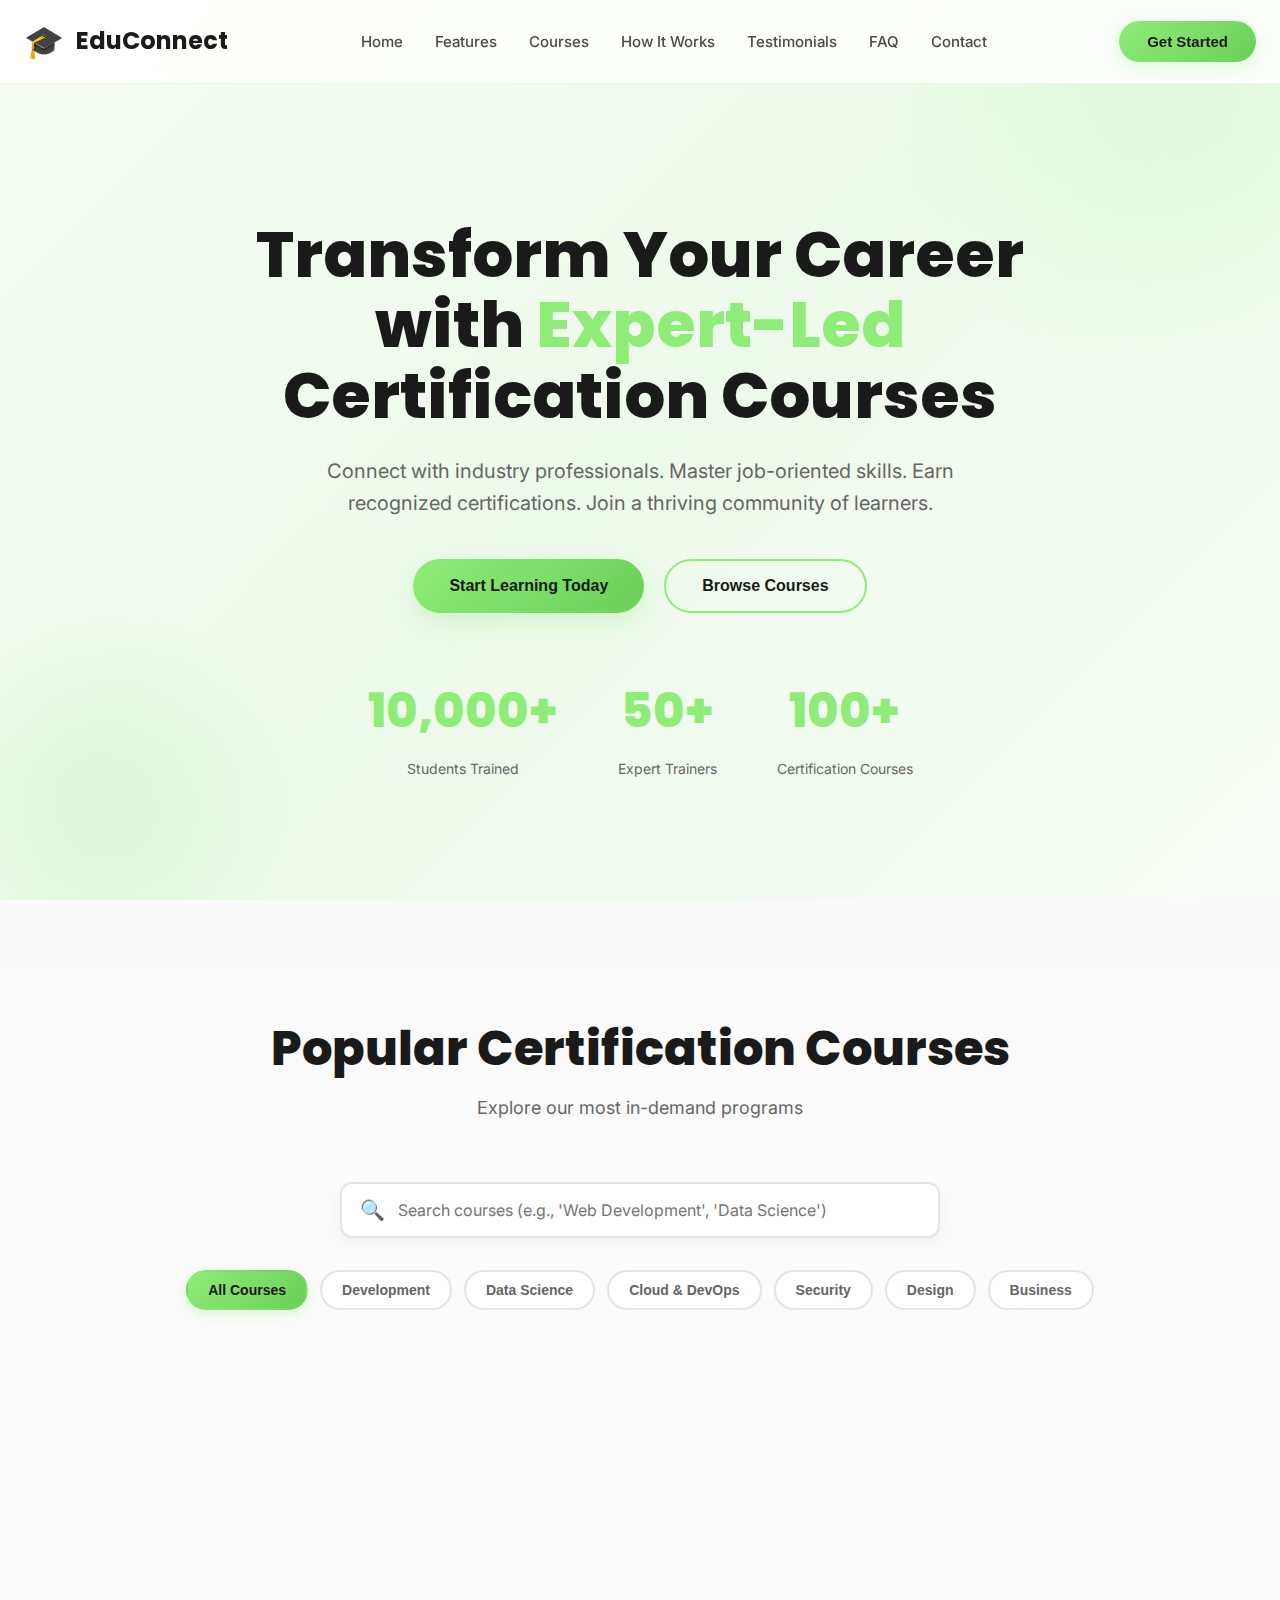
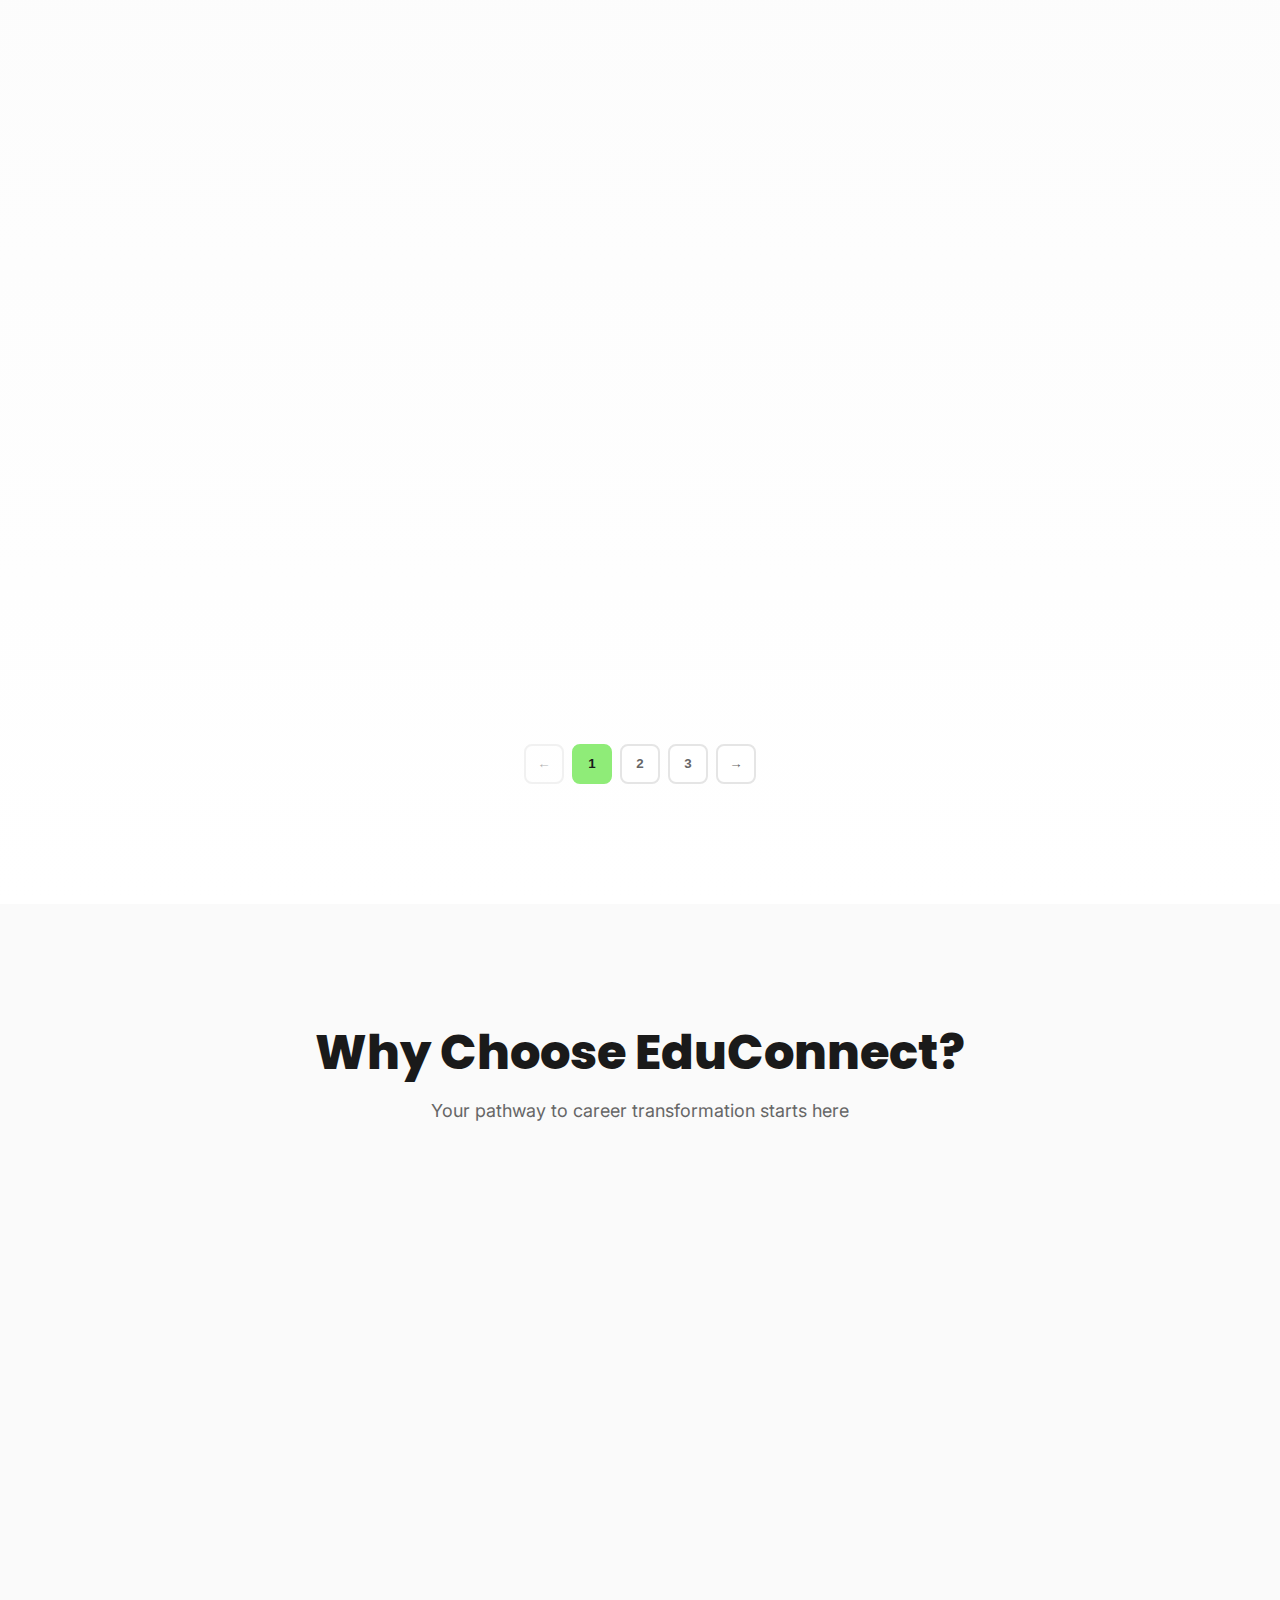
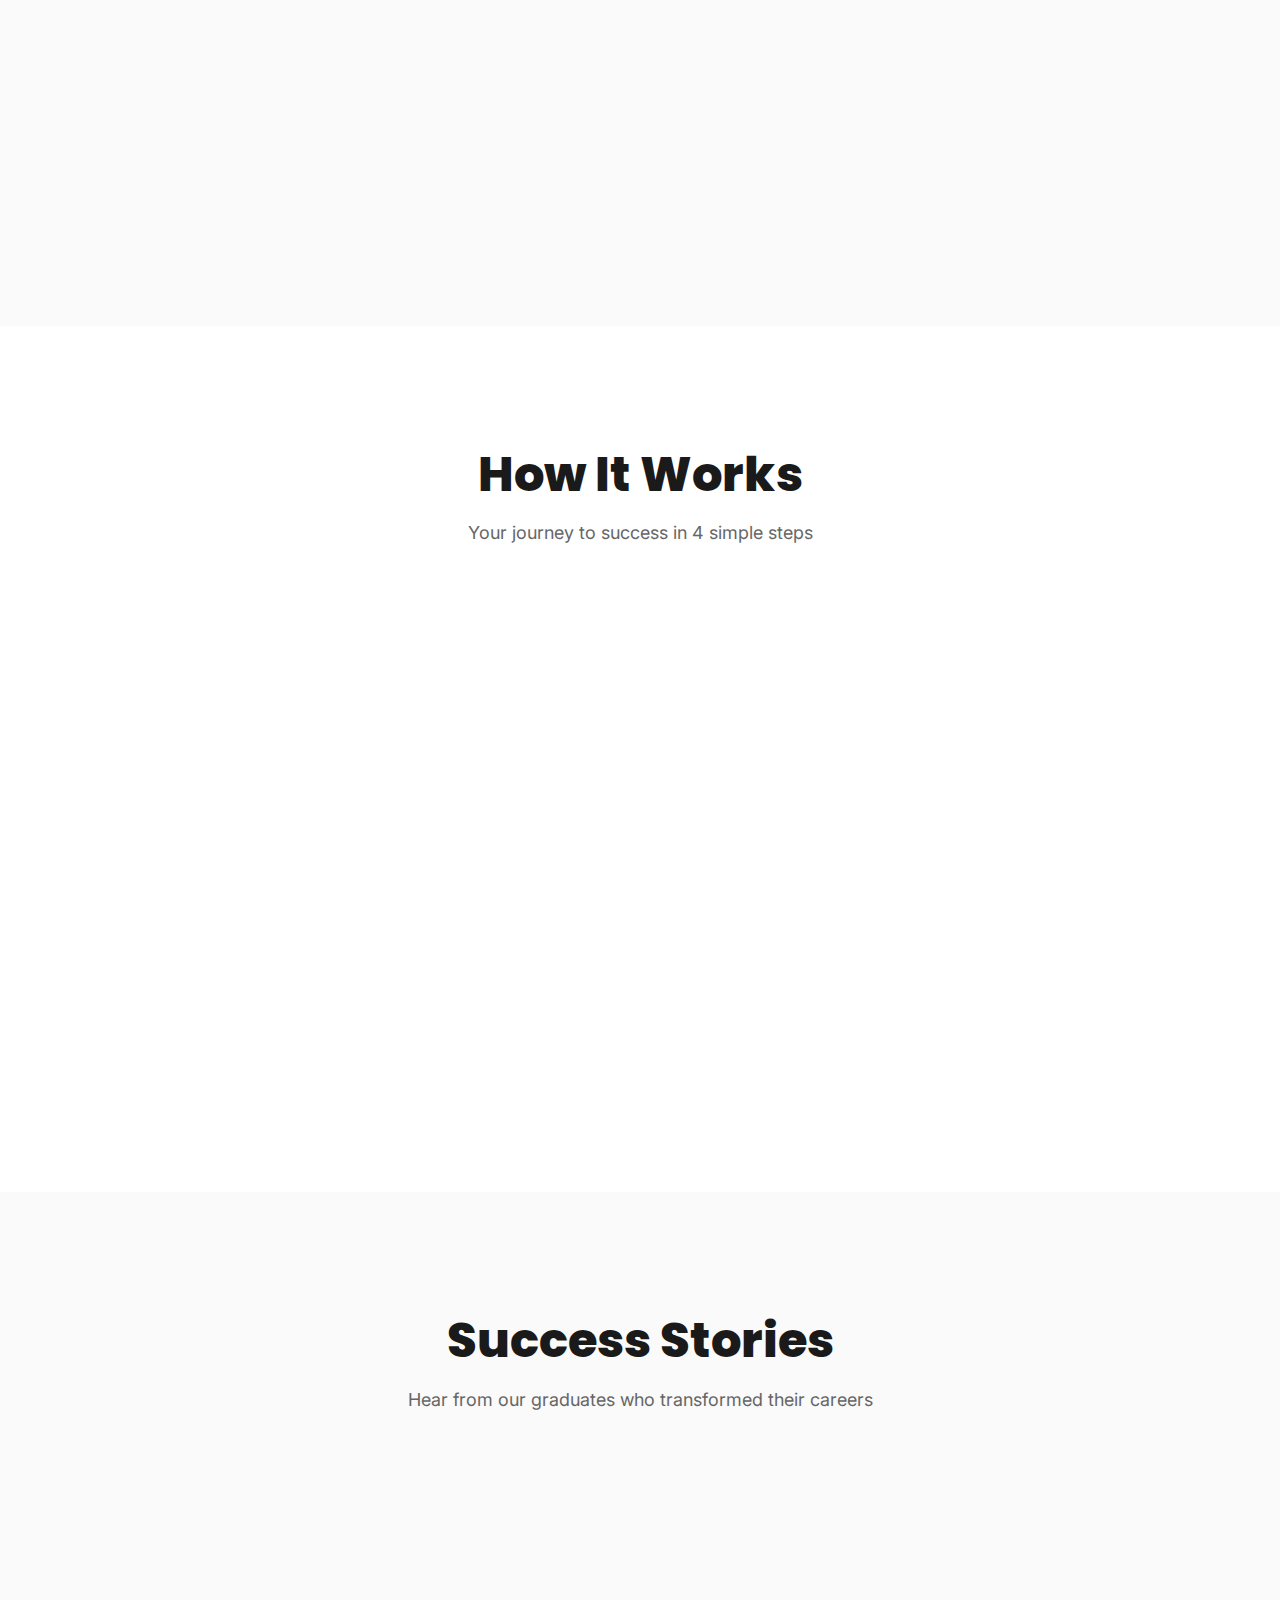
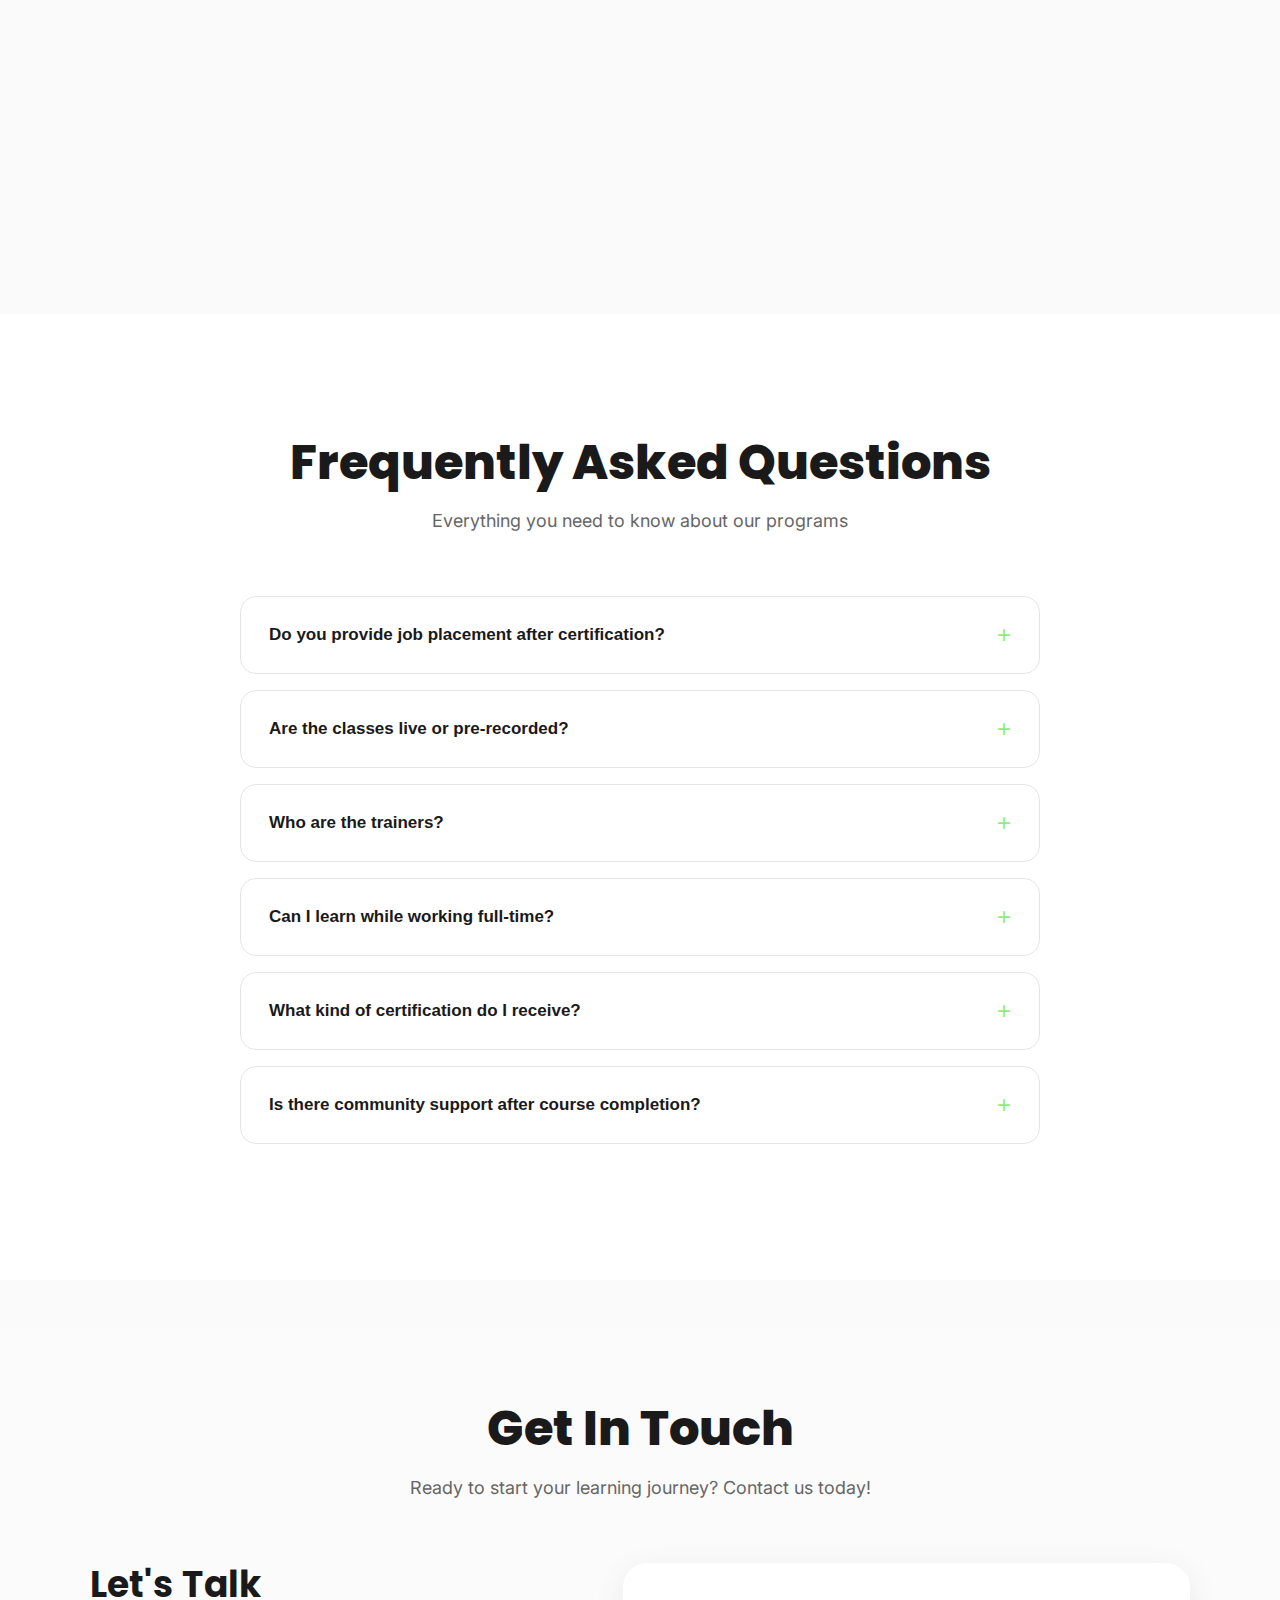
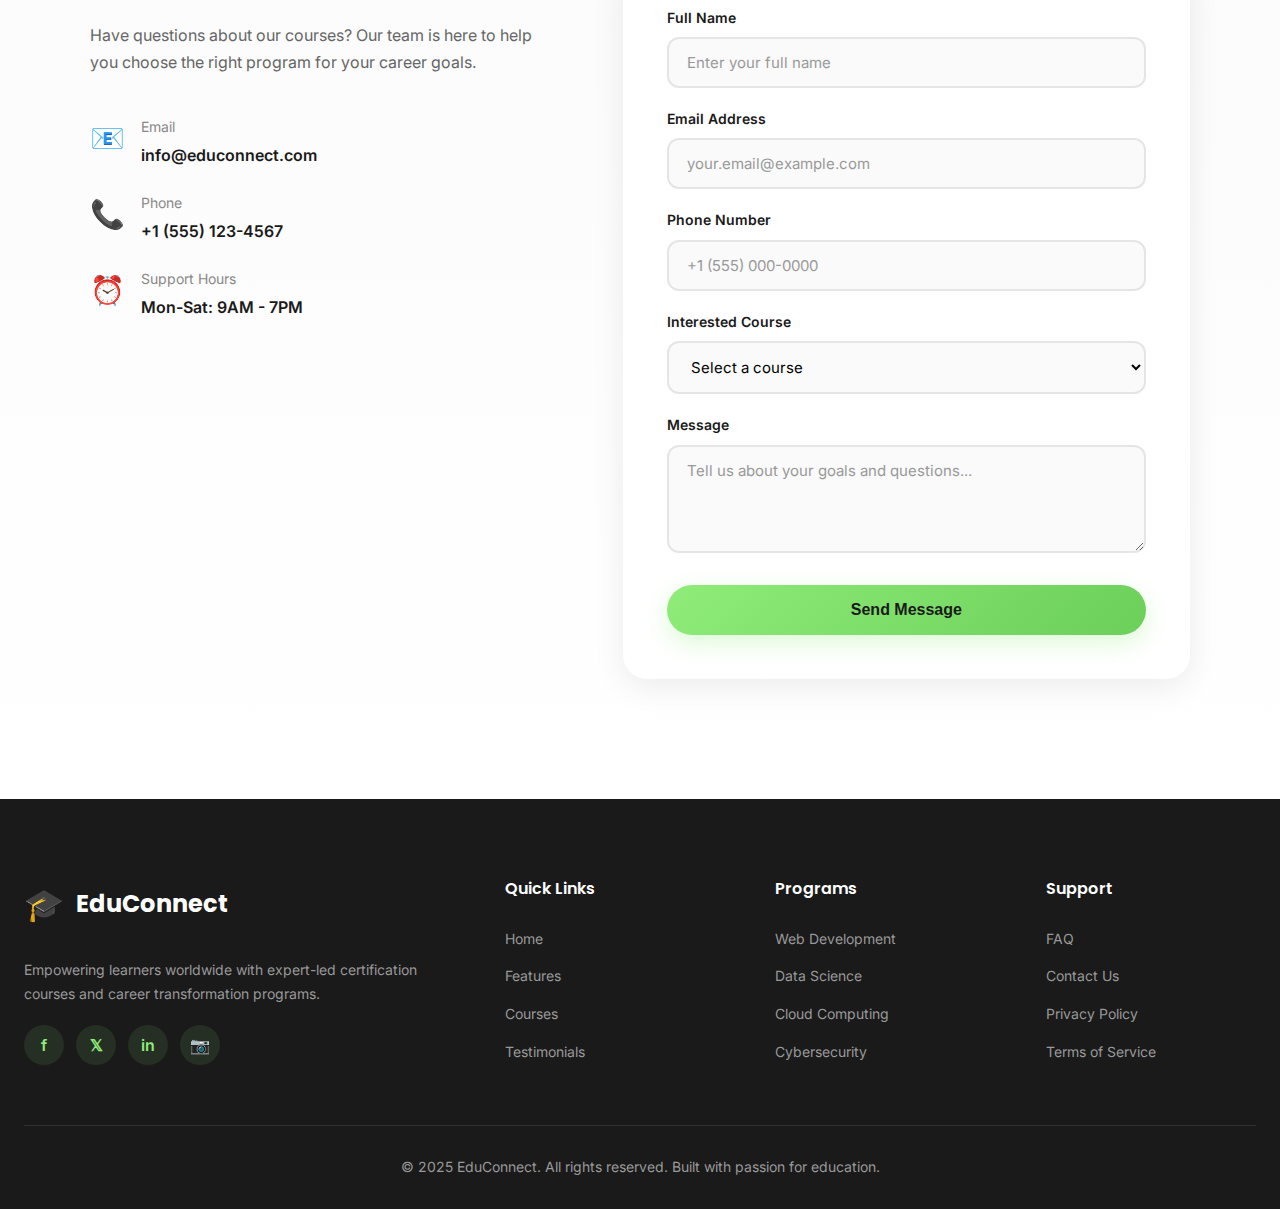
<file: index.html>
<!DOCTYPE html>
<html lang="en">
<head>
    <meta charset="UTF-8">
    <meta name="viewport" content="width=device-width, initial-scale=1.0">
    <meta name="description" content="Connect with industry experts for job-oriented certification courses. Upskill with live online training, earn certifications, and join a thriving community.">
    <meta name="keywords" content="online education, certification courses, IT training, career development, upskilling, live online classes">
    <meta name="author" content="EduConnect Platform">
    <meta property="og:title" content="EduConnect - Expert-Led Certification Courses">
    <meta property="og:description" content="Transform your career with industry-led certification courses and live online training.">
    <meta property="og:type" content="website">
    <title>EduConnect - Expert-Led Online Certification Courses | Upskill Your Career</title>
    <link rel="stylesheet" href="./landing-styles.css">
    <link rel="preconnect" href="https://fonts.googleapis.com">
    <link rel="preconnect" href="https://fonts.gstatic.com" crossorigin>
    <link href="https://fonts.googleapis.com/css2?family=Inter:wght@300;400;500;600;700;800&family=Poppins:wght@400;500;600;700;800&display=swap" rel="stylesheet">
</head>
<body>
    <!-- Glass-morphism Header -->
    <header class="header" id="header">
        <div class="container">
            <div class="header-content">
                <div class="logo">
                    <span class="logo-icon">🎓</span>
                    <span class="logo-text">EduConnect</span>
                </div>
                <nav class="nav" id="nav">
                    <a href="#home" class="nav-link">Home</a>
                    <a href="#features" class="nav-link">Features</a>
                    <a href="#courses" class="nav-link">Courses</a>
                    <a href="#how-it-works" class="nav-link">How It Works</a>
                    <a href="#testimonials" class="nav-link">Testimonials</a>
                    <a href="#faq" class="nav-link">FAQ</a>
                    <a href="#contact" class="nav-link">Contact</a>
                </nav>
                <button class="cta-button" onclick="scrollToContact()">Get Started</button>
                <button class="mobile-menu-toggle" id="mobileMenuToggle" onclick="toggleMobileMenu()">
                    <span></span>
                    <span></span>
                    <span></span>
                </button>
            </div>
        </div>
    </header>

    <!-- Hero Section -->
    <section class="hero" id="home">
        <div class="hero-background"></div>
        <div class="container">
            <div class="hero-content">
                <h1 class="hero-title animate-fade-up">Transform Your Career with <span class="highlight">Expert-Led</span> Certification Courses</h1>
                <p class="hero-description animate-fade-up">Connect with industry professionals. Master job-oriented skills. Earn recognized certifications. Join a thriving community of learners.</p>
                <div class="hero-buttons animate-fade-up">
                    <button class="btn-primary" onclick="scrollToContact()">Start Learning Today</button>
                    <button class="btn-secondary" onclick="scrollToSection('courses')">Browse Courses</button>
                </div>
                <div class="hero-stats animate-fade-up">
                    <div class="stat-item">
                        <div class="stat-number">10,000+</div>
                        <div class="stat-label">Students Trained</div>
                    </div>
                    <div class="stat-item">
                        <div class="stat-number">50+</div>
                        <div class="stat-label">Expert Trainers</div>
                    </div>
                    <div class="stat-item">
                        <div class="stat-number">100+</div>
                        <div class="stat-label">Certification Courses</div>
                    </div>
                </div>
            </div>
        </div>
    </section>
     <!-- Courses Section -->
    <section class="courses" id="courses">
        <div class="container">
            <div class="section-header">
                <h2 class="section-title">Popular Certification Courses</h2>
                <p class="section-description">Explore our most in-demand programs</p>
            </div>
            
            <!-- Course Filter and Search -->
            <div class="courses-controls">
                <!-- Search Input -->
                <div class="search-container">
                    <div class="search-wrapper">
                        <span class="search-icon">🔍</span>
                        <input type="text" 
                               id="courseSearch" 
                               class="search-input" 
                               placeholder="Search courses (e.g., 'Web Development', 'Data Science')"
                               oninput="filterCourses()">
                        <div class="autocomplete-dropdown" id="autocompleteDropdown"></div>
                    </div>
                </div>
                
                <!-- Filter Buttons -->
                <div class="filter-buttons">
                    <button class="filter-btn active" data-category="all" onclick="filterByCategory('all')">All Courses</button>
                    <button class="filter-btn" data-category="development" onclick="filterByCategory('development')">Development</button>
                    <button class="filter-btn" data-category="data-science" onclick="filterByCategory('data-science')">Data Science</button>
                    <button class="filter-btn" data-category="cloud" onclick="filterByCategory('cloud')">Cloud & DevOps</button>
                    <button class="filter-btn" data-category="security" onclick="filterByCategory('security')">Security</button>
                    <button class="filter-btn" data-category="design" onclick="filterByCategory('design')">Design</button>
                    <button class="filter-btn" data-category="business" onclick="filterByCategory('business')">Business</button>
                </div>
            </div>
            
            <!-- Courses Grid -->
            <div class="courses-grid" id="coursesGrid">
                <!-- Courses will be loaded here by JavaScript -->
            </div>
            
            <!-- Pagination -->
            <div class="pagination" id="pagination">
                <!-- Pagination will be generated by JavaScript -->
            </div>
            
            <!-- No Results Message -->
            <div class="no-results" id="noResults" style="display: none;">
                <div class="no-results-icon">🔍</div>
                <h3 class="no-results-title">No courses found</h3>
                <p class="no-results-description">Try adjusting your search or filter to find what you're looking for.</p>
                <button class="no-results-btn" onclick="resetFilters()">Reset Filters</button>
            </div>
        </div>
    </section>

    <!-- Features Section -->
    <section class="features" id="features">
        <div class="container">
            <div class="section-header">
                <h2 class="section-title">Why Choose EduConnect?</h2>
                <p class="section-description">Your pathway to career transformation starts here</p>
            </div>
            <div class="features-grid">
                <div class="feature-card">
                    <div class="feature-icon">👨‍🏫</div>
                    <h3 class="feature-title">Industry Experts</h3>
                    <p class="feature-description">Learn directly from professionals actively working in the industry with real-world experience.</p>
                </div>
                <div class="feature-card">
                    <div class="feature-icon">🎥</div>
                    <h3 class="feature-title">Live Online Classes</h3>
                    <p class="feature-description">Interactive live sessions with Q&A, hands-on projects, and personalized guidance.</p>
                </div>
                <div class="feature-card">
                    <div class="feature-icon">📜</div>
                    <h3 class="feature-title">Recognized Certifications</h3>
                    <p class="feature-description">Earn industry-recognized certificates that boost your resume and credibility.</p>
                </div>
                <div class="feature-card">
                    <div class="feature-icon">🤝</div>
                    <h3 class="feature-title">Community Support</h3>
                    <p class="feature-description">Join a vibrant community for networking, mentorship, and career guidance.</p>
                </div>
                <div class="feature-card">
                    <div class="feature-icon">⏰</div>
                    <h3 class="feature-title">Flexible Schedule</h3>
                    <p class="feature-description">Learn at your own pace with evening and weekend batches for working professionals.</p>
                </div>
                <div class="feature-card">
                    <div class="feature-icon">💼</div>
                    <h3 class="feature-title">Career Guidance</h3>
                    <p class="feature-description">Get resume reviews, interview prep, and job search strategies from mentors.</p>
                </div>
            </div>
        </div>
    </section>

    <!-- How It Works Section -->
    <section class="how-it-works" id="how-it-works">
        <div class="container">
            <div class="section-header">
                <h2 class="section-title">How It Works</h2>
                <p class="section-description">Your journey to success in 4 simple steps</p>
            </div>
            <div class="steps-container">
                <div class="step-item">
                    <div class="step-number">01</div>
                    <div class="step-content">
                        <h3 class="step-title">Choose Your Course</h3>
                        <p class="step-description">Browse our catalog of job-oriented certification courses across IT, business, and emerging technologies.</p>
                    </div>
                </div>
                <div class="step-item">
                    <div class="step-number">02</div>
                    <div class="step-content">
                        <h3 class="step-title">Enroll & Connect</h3>
                        <p class="step-description">Register for your chosen course and get matched with expert trainers in your field.</p>
                    </div>
                </div>
                <div class="step-item">
                    <div class="step-number">03</div>
                    <div class="step-content">
                        <h3 class="step-title">Learn Live Online</h3>
                        <p class="step-description">Attend interactive live classes, complete hands-on projects, and get personalized feedback.</p>
                    </div>
                </div>
                <div class="step-item">
                    <div class="step-number">04</div>
                    <div class="step-content">
                        <h3 class="step-title">Earn & Advance</h3>
                        <p class="step-description">Receive your certification, join our community, and leverage our network to advance your career.</p>
                    </div>
                </div>
            </div>
        </div>
    </section>

   

    <!-- Testimonials Section -->
    <section class="testimonials" id="testimonials">
        <div class="container">
            <div class="section-header">
                <h2 class="section-title">Success Stories</h2>
                <p class="section-description">Hear from our graduates who transformed their careers</p>
            </div>
            <div class="testimonials-grid">
                <div class="testimonial-card">
                    <div class="testimonial-rating">⭐⭐⭐⭐⭐</div>
                    <p class="testimonial-text">"EduConnect transformed my career! The live sessions with industry experts gave me practical skills that helped me switch from a non-tech background to a full-stack developer role."</p>
                    <div class="testimonial-author">
                        <div class="author-avatar">S</div>
                        <div>
                            <div class="author-name">Priya Sharma</div>
                            <div class="author-role">Full Stack Developer</div>
                        </div>
                    </div>
                </div>
                <div class="testimonial-card">
                    <div class="testimonial-rating">⭐⭐⭐⭐⭐</div>
                    <p class="testimonial-text">"The AWS certification course was excellent. The hands-on projects and expert guidance helped me become a certified cloud architect. Highly recommended for working professionals!"</p>
                    <div class="testimonial-author">
                        <div class="author-avatar">R</div>
                        <div>
                            <div class="author-name">Rahul Verma</div>
                            <div class="author-role">Cloud Architect</div>
                        </div>
                    </div>
                </div>
                <div class="testimonial-card">
                    <div class="testimonial-rating">⭐⭐⭐⭐⭐</div>
                    <p class="testimonial-text">"I upskilled with the Data Science program while working full-time. The flexible schedule and supportive community made it possible. Now I'm working as a data analyst!"</p>
                    <div class="testimonial-author">
                        <div class="author-avatar">A</div>
                        <div>
                            <div class="author-name">Ananya Patel</div>
                            <div class="author-role">Data Analyst</div>
                        </div>
                    </div>
                </div>
            </div>
        </div>
    </section>

    <!-- FAQ Section -->
    <section class="faq" id="faq">
        <div class="container">
            <div class="section-header">
                <h2 class="section-title">Frequently Asked Questions</h2>
                <p class="section-description">Everything you need to know about our programs</p>
            </div>
            <div class="faq-container">
                <div class="faq-item">
                    <button class="faq-question" onclick="toggleFAQ(this)">
                        <span>Do you provide job placement after certification?</span>
                        <span class="faq-icon">+</span>
                    </button>
                    <div class="faq-answer">
                        <p>We don't guarantee job placements, but we provide comprehensive career support including resume reviews, interview preparation, job search strategies, and networking opportunities through our community. We equip you with skills and guidance to improve your chances in the job market.</p>
                    </div>
                </div>
                <div class="faq-item">
                    <button class="faq-question" onclick="toggleFAQ(this)">
                        <span>Are the classes live or pre-recorded?</span>
                        <span class="faq-icon">+</span>
                    </button>
                    <div class="faq-answer">
                        <p>All our classes are conducted live online with industry professionals. This allows for real-time interaction, Q&A sessions, and personalized feedback. Recordings are also provided for your reference.</p>
                    </div>
                </div>
                <div class="faq-item">
                    <button class="faq-question" onclick="toggleFAQ(this)">
                        <span>Who are the trainers?</span>
                        <span class="faq-icon">+</span>
                    </button>
                    <div class="faq-answer">
                        <p>Our trainers are industry professionals and freelance experts actively working in their respective fields. They bring real-world experience and practical insights to every session.</p>
                    </div>
                </div>
                <div class="faq-item">
                    <button class="faq-question" onclick="toggleFAQ(this)">
                        <span>Can I learn while working full-time?</span>
                        <span class="faq-icon">+</span>
                    </button>
                    <div class="faq-answer">
                        <p>Absolutely! We offer flexible schedules with evening and weekend batches specifically designed for working professionals. You can learn at your own pace without disrupting your current job.</p>
                    </div>
                </div>
                <div class="faq-item">
                    <button class="faq-question" onclick="toggleFAQ(this)">
                        <span>What kind of certification do I receive?</span>
                        <span class="faq-icon">+</span>
                    </button>
                    <div class="faq-answer">
                        <p>You'll receive a course completion certificate upon successfully finishing your program. Many of our courses also prepare you for industry-recognized certifications from providers like AWS, Microsoft, Google, etc.</p>
                    </div>
                </div>
                <div class="faq-item">
                    <button class="faq-question" onclick="toggleFAQ(this)">
                        <span>Is there community support after course completion?</span>
                        <span class="faq-icon">+</span>
                    </button>
                    <div class="faq-answer">
                        <p>Yes! You'll gain lifetime access to our community of learners, alumni, and mentors. This network provides ongoing support, networking opportunities, and career guidance even after you complete your course.</p>
                    </div>
                </div>
            </div>
        </div>
    </section>

    <!-- Contact Section -->
    <section class="contact" id="contact">
        <div class="container">
            <div class="section-header">
                <h2 class="section-title">Get In Touch</h2>
                <p class="section-description">Ready to start your learning journey? Contact us today!</p>
            </div>
            <div class="contact-content">
                <div class="contact-info">
                    <h3 class="contact-info-title">Let's Talk</h3>
                    <p class="contact-info-text">Have questions about our courses? Our team is here to help you choose the right program for your career goals.</p>
                    <div class="contact-details">
                        <div class="contact-detail-item">
                            <span class="contact-icon">📧</span>
                            <div>
                                <div class="contact-detail-label">Email</div>
                                <div class="contact-detail-value">info@educonnect.com</div>
                            </div>
                        </div>
                        <div class="contact-detail-item">
                            <span class="contact-icon">📞</span>
                            <div>
                                <div class="contact-detail-label">Phone</div>
                                <div class="contact-detail-value">+1 (555) 123-4567</div>
                            </div>
                        </div>
                        <div class="contact-detail-item">
                            <span class="contact-icon">⏰</span>
                            <div>
                                <div class="contact-detail-label">Support Hours</div>
                                <div class="contact-detail-value">Mon-Sat: 9AM - 7PM</div>
                            </div>
                        </div>
                    </div>
                </div>
                <div class="contact-form-wrapper">
                    <form class="contact-form" id="contactForm" onsubmit="handleFormSubmit(event)">
                        <div class="form-group">
                            <label for="name" class="form-label">Full Name</label>
                            <input type="text" id="name" name="name" class="form-input" placeholder="Enter your full name" required>
                        </div>
                        <div class="form-group">
                            <label for="email" class="form-label">Email Address</label>
                            <input type="email" id="email" name="email" class="form-input" placeholder="your.email@example.com" required>
                        </div>
                        <div class="form-group">
                            <label for="phone" class="form-label">Phone Number</label>
                            <input type="tel" id="phone" name="phone" class="form-input" placeholder="+1 (555) 000-0000" required>
                        </div>
                        <div class="form-group">
                            <label for="course" class="form-label">Interested Course</label>
                            <select id="course" name="course" class="form-input" required>
                                <option value="">Select a course</option>
                                <option value="fullstack">Full Stack Web Development</option>
                                <option value="datascience">Data Science & Analytics</option>
                                <option value="cloud">Cloud Computing (AWS/Azure)</option>
                                <option value="cybersecurity">Cybersecurity Essentials</option>
                                <option value="uiux">UI/UX Design</option>
                                <option value="mobile">Mobile App Development</option>
                                <option value="other">Other</option>
                            </select>
                        </div>
                        <div class="form-group">
                            <label for="message" class="form-label">Message</label>
                            <textarea id="message" name="message" class="form-input" rows="4" placeholder="Tell us about your goals and questions..." required></textarea>
                        </div>
                        <button type="submit" class="form-submit-btn">Send Message</button>
                    </form>
                </div>
            </div>
        </div>
    </section>

    <!-- Footer -->
    <footer class="footer">
        <div class="container">
            <div class="footer-content">
                <div class="footer-section">
                    <div class="footer-logo">
                        <span class="logo-icon">🎓</span>
                        <span class="logo-text">EduConnect</span>
                    </div>
                    <p class="footer-description">Empowering learners worldwide with expert-led certification courses and career transformation programs.</p>
                    <div class="social-links">
                        <a href="#" class="social-link" aria-label="Facebook">f</a>
                        <a href="#" class="social-link" aria-label="Twitter">𝕏</a>
                        <a href="#" class="social-link" aria-label="LinkedIn">in</a>
                        <a href="#" class="social-link" aria-label="Instagram">📷</a>
                    </div>
                </div>
                <div class="footer-section">
                    <h4 class="footer-title">Quick Links</h4>
                    <ul class="footer-links">
                        <li><a href="#home">Home</a></li>
                        <li><a href="#features">Features</a></li>
                        <li><a href="#courses">Courses</a></li>
                        <li><a href="#testimonials">Testimonials</a></li>
                    </ul>
                </div>
                <div class="footer-section">
                    <h4 class="footer-title">Programs</h4>
                    <ul class="footer-links">
                        <li><a href="#courses">Web Development</a></li>
                        <li><a href="#courses">Data Science</a></li>
                        <li><a href="#courses">Cloud Computing</a></li>
                        <li><a href="#courses">Cybersecurity</a></li>
                    </ul>
                </div>
                <div class="footer-section">
                    <h4 class="footer-title">Support</h4>
                    <ul class="footer-links">
                        <li><a href="#faq">FAQ</a></li>
                        <li><a href="#contact">Contact Us</a></li>
                        <li><a href="#">Privacy Policy</a></li>
                        <li><a href="#">Terms of Service</a></li>
                    </ul>
                </div>
            </div>
            <div class="footer-bottom">
                <p>&copy; 2025 EduConnect. All rights reserved. Built with passion for education.</p>
            </div>
        </div>
    </footer>

    <!-- Contact Popup Overlay -->
    <!-- <div class="popup-overlay" id="contactPopup">
        <div class="popup-content">
            <button class="popup-close" onclick="closePopup()">&times;</button>
            <h3 class="popup-title">🎉 Special Offer!</h3>
            <p class="popup-description">Get 20% off on your first course! Connect with us now to start your learning journey.</p>
            <form class="popup-form" id="popupForm" onsubmit="handlePopupSubmit(event)">
                <input type="text" name="popup_name" class="popup-input" placeholder="Your Name" required>
                <input type="email" name="popup_email" class="popup-input" placeholder="Your Email" required>
                <input type="tel" name="popup_phone" class="popup-input" placeholder="Phone Number" required>
                <select name="popup_course" class="popup-input" required>
                    <option value="">Select Your Interest</option>
                    <option value="fullstack">Full Stack Web Development</option>
                    <option value="datascience">Data Science & Analytics</option>
                    <option value="cloud">Cloud Computing</option>
                    <option value="cybersecurity">Cybersecurity</option>
                    <option value="uiux">UI/UX Design</option>
                    <option value="mobile">Mobile App Development</option>
                </select>
                <button type="submit" class="popup-submit-btn">Claim Your Offer</button>
            </form>
        </div>
    </div> -->

    <!-- Contact Popup Overlay -->
<div class="popup-overlay" id="contactPopup">
    <div class="popup-content">
        <button class="popup-close" onclick="closePopup()">&times;</button>
        <h3 class="popup-title">Enrollment Form</h3>
        <!-- <p class="popup-description">Get 20% off on your first course! Connect with us now to start your learning journey.</p> -->
        
        <form class="popup-form" id="popupForm" onsubmit="handlePopupFormSubmit(event)">
            <div class="form-grid">
                <div class="form-group">
                    <label for="popup_name" class="form-label">Full Name</label>
                    <input type="text" id="popup_name" name="popup_name" class="form-input" placeholder="Enter your full name" required>
                </div>
                
                <div class="form-group">
                    <label for="popup_email" class="form-label">Email Address</label>
                    <input type="email" id="popup_email" name="popup_email" class="form-input" placeholder="your.email@example.com" required>
                </div>
                
                <div class="form-group">
                    <label for="popup_phone" class="form-label">Phone Number</label>
                    <input type="tel" id="popup_phone" name="popup_phone" class="form-input" placeholder="+1 (555) 000-0000" required>
                </div>
                
                <div class="form-group">
                    <label for="popup_course" class="form-label">Interested Course</label>
                    <select id="popup_course" name="popup_course" class="form-input" required>
                        <option value="">Select a course</option>
                        <option value="fullstack">Full Stack Web Development</option>
                        <option value="datascience">Data Science & Analytics</option>
                        <option value="cloud">Cloud Computing (AWS/Azure)</option>
                        <option value="cybersecurity">Cybersecurity Essentials</option>
                        <option value="uiux">UI/UX Design</option>
                        <option value="mobile">Mobile App Development</option>
                        <option value="other">Other</option>
                    </select>
                </div>
                
                <!-- <div class="form-group full-width">
                    <button type="submit" class="form-submit-btn">Claim Your Offer</button>
                </div> -->
                 <div class="form-group full-width">
                            <label for="message" class="form-label ">Message</label>
                            <textarea id="message" name="message" class="form-input" rows="4" placeholder="Tell us about your goals and questions..." required></textarea>
                        </div>
                         <div class="form-group full-width"><button type="submit" class="form-submit-btn">Send Message</button></div>
            </div>
        </form>
    
    </div>
</div>



    <!-- Success Message Toast -->
    <div class="toast" id="successToast">
        <span class="toast-icon">✓</span>
        <span class="toast-message">Message sent successfully! We'll contact you soon.</span>
    </div>

    <script src="./landing-script.js"></script>
</body>
</html>
</file>
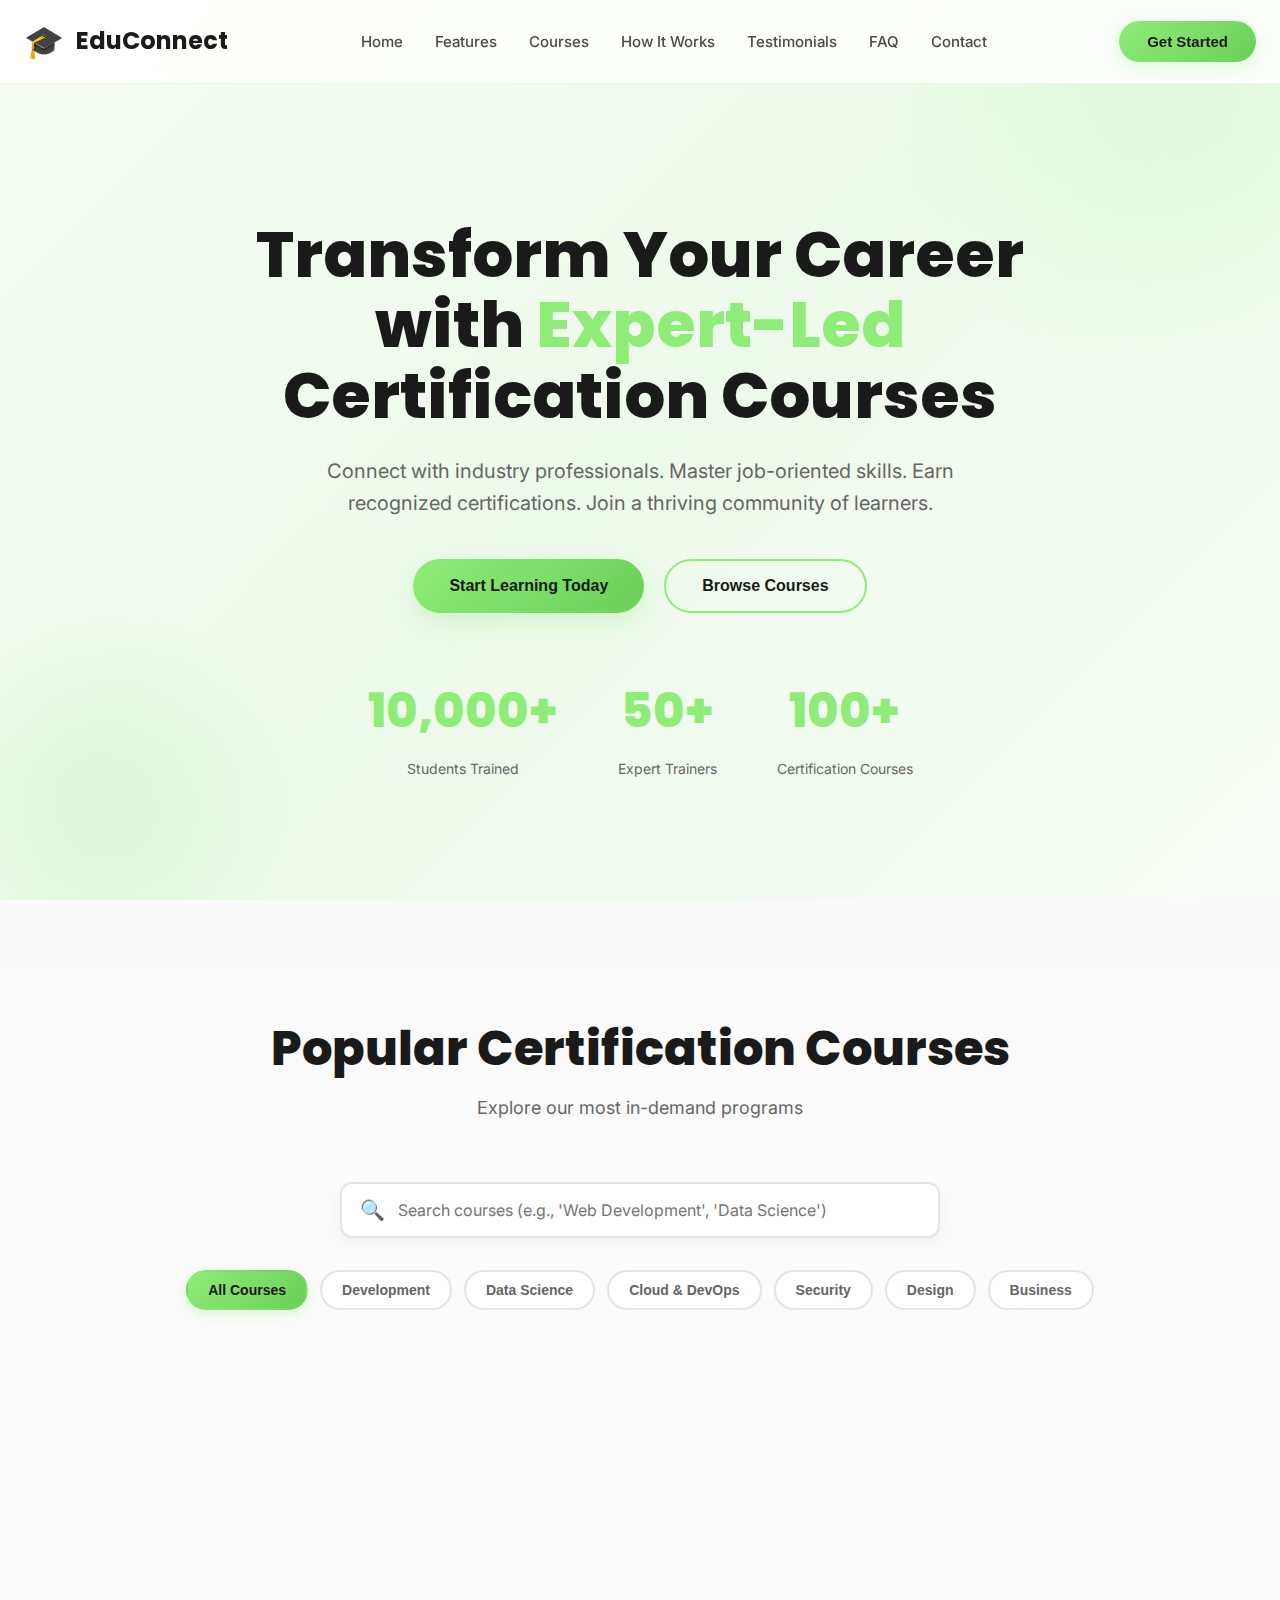
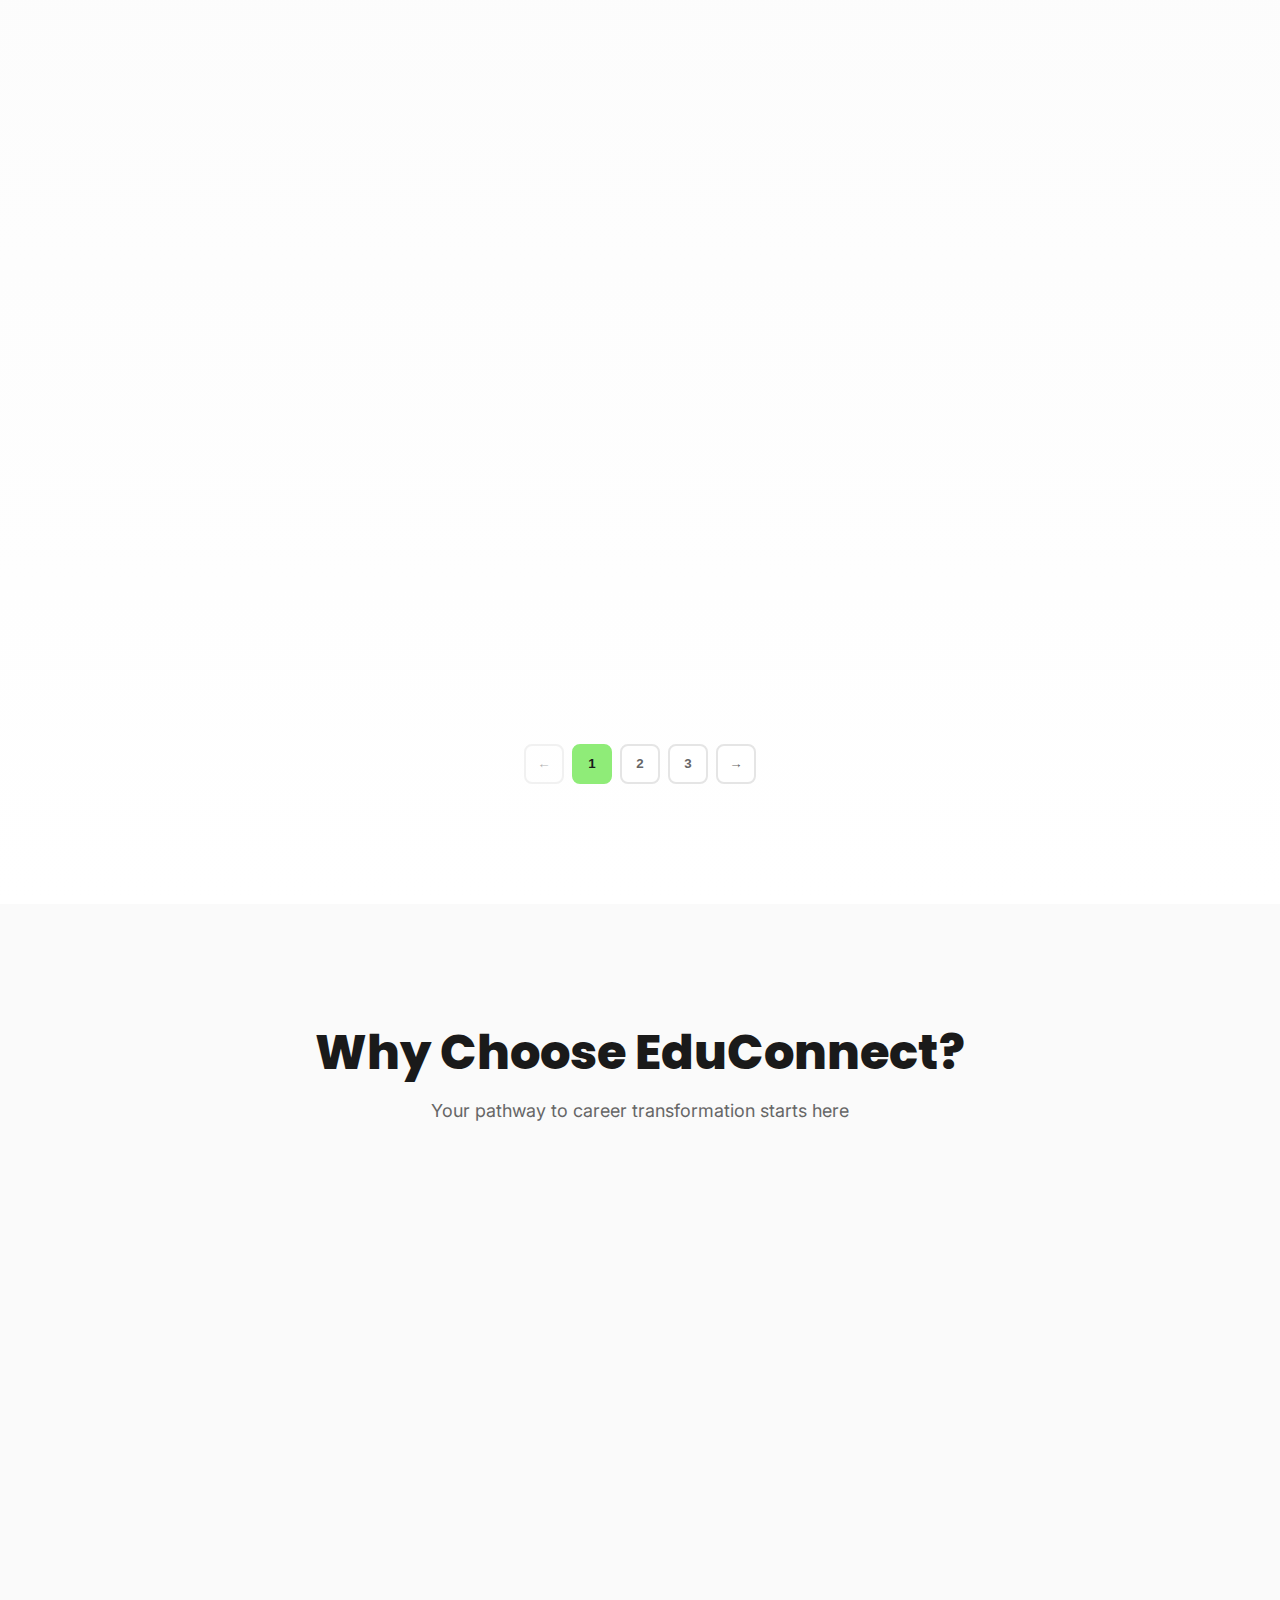
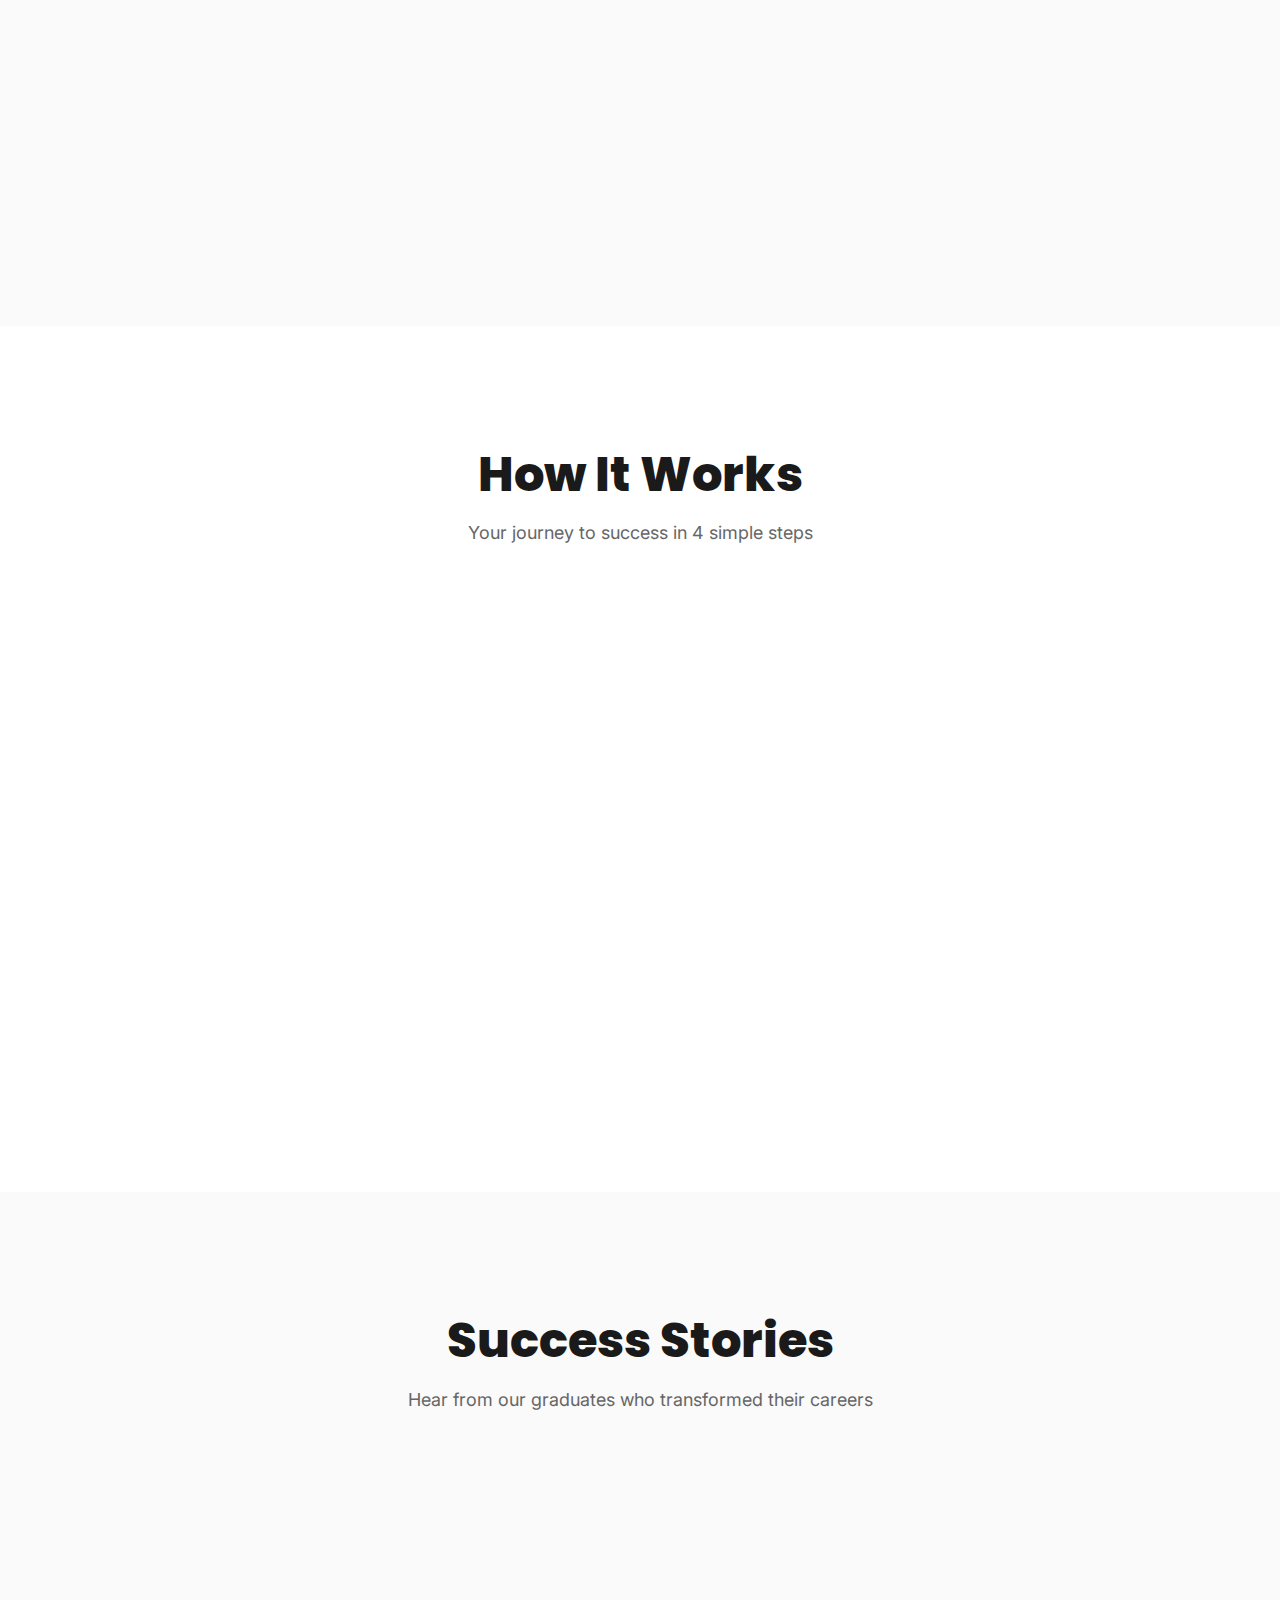
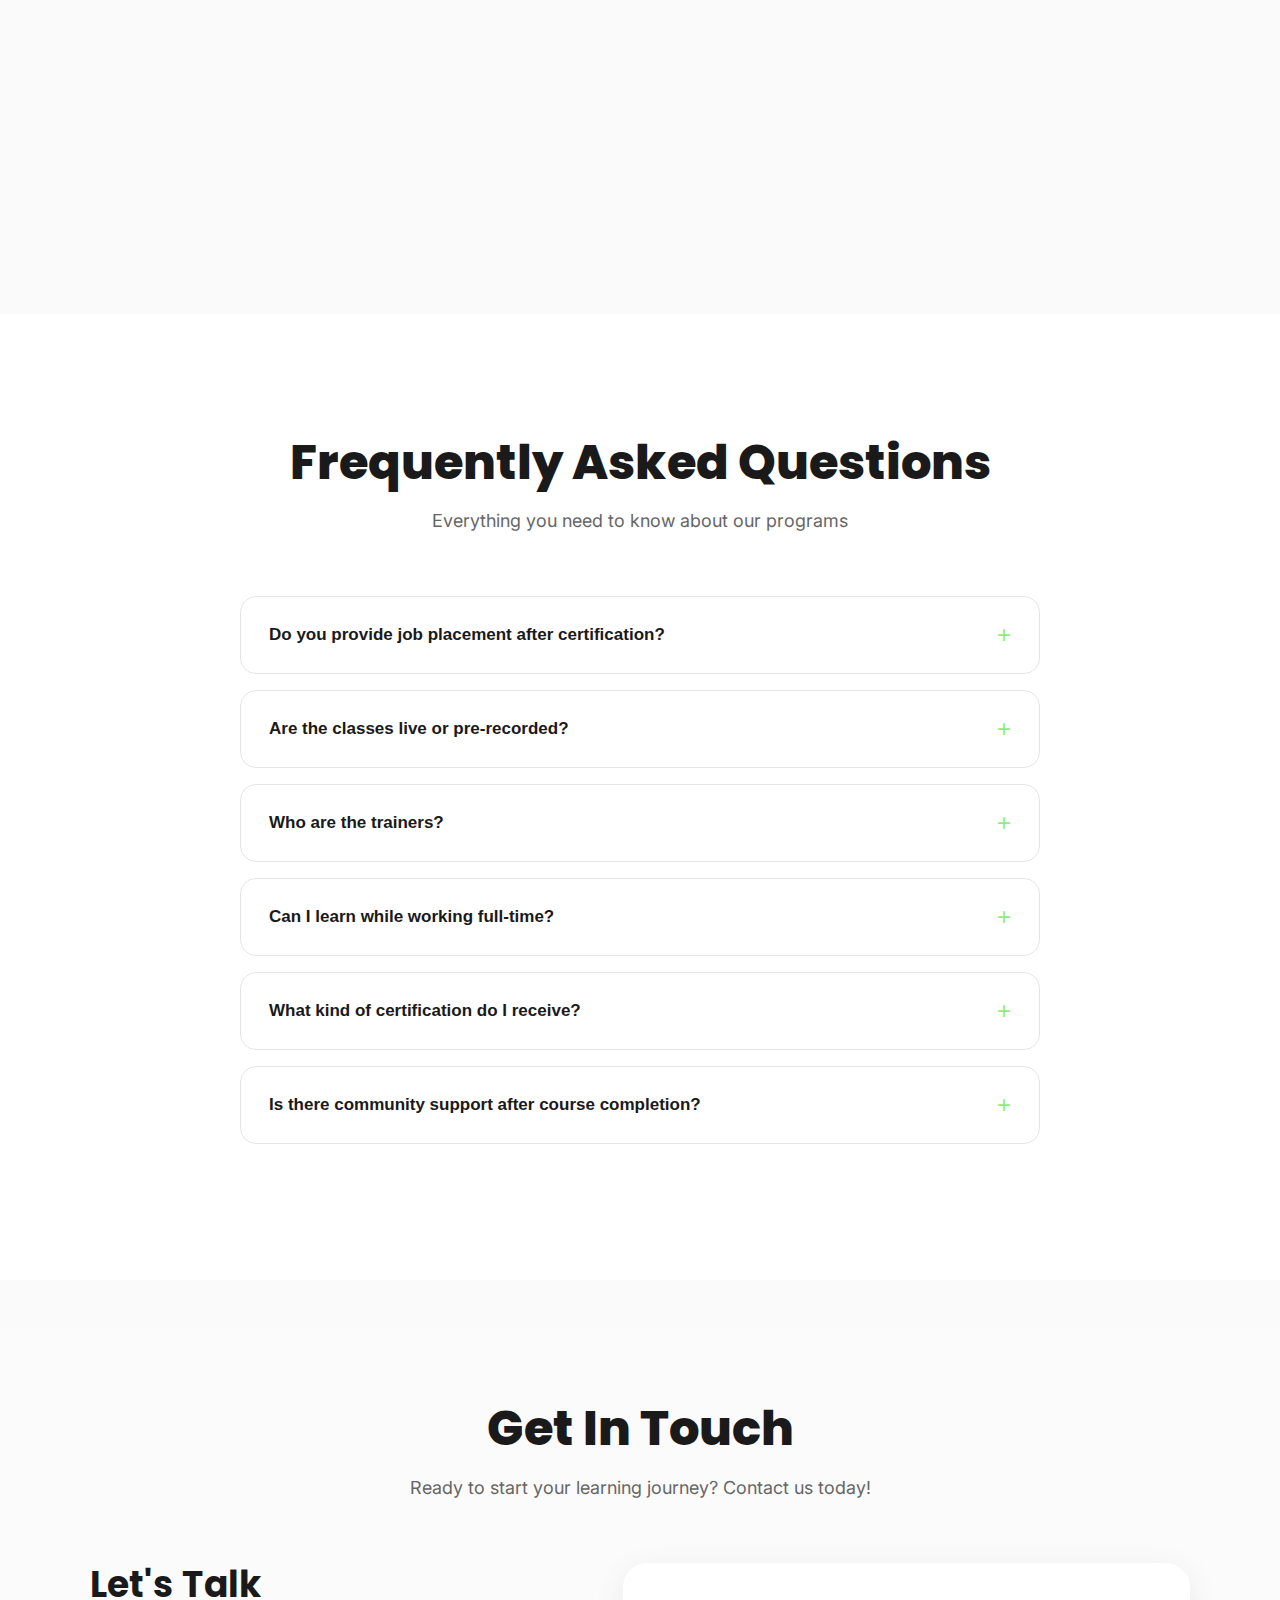
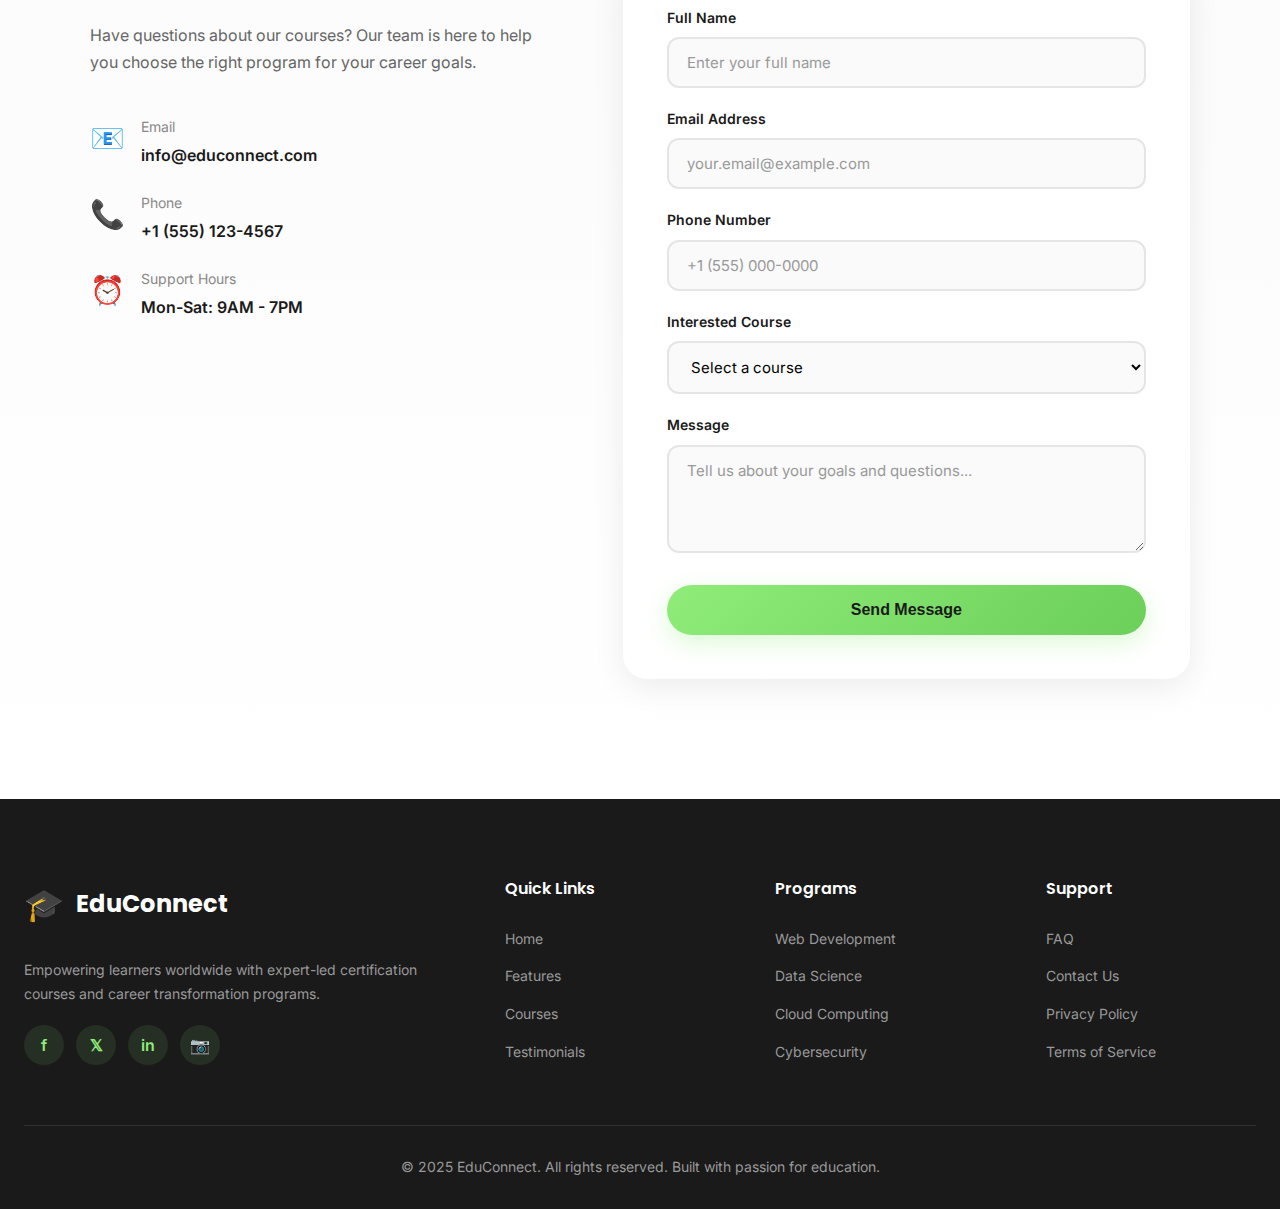
<file: landing.html>
<!DOCTYPE html>
<html lang="en">
<head>
    <meta charset="UTF-8">
    <meta name="viewport" content="width=device-width, initial-scale=1.0">
    <meta name="description" content="Connect with industry experts for job-oriented certification courses. Upskill with live online training, earn certifications, and join a thriving community.">
    <meta name="keywords" content="online education, certification courses, IT training, career development, upskilling, live online classes">
    <meta name="author" content="EduConnect Platform">
    <meta property="og:title" content="EduConnect - Expert-Led Certification Courses">
    <meta property="og:description" content="Transform your career with industry-led certification courses and live online training.">
    <meta property="og:type" content="website">
    <title>EduConnect - Expert-Led Online Certification Courses | Upskill Your Career</title>
    <link rel="stylesheet" href="./landing-styles.css">
    <link rel="preconnect" href="https://fonts.googleapis.com">
    <link rel="preconnect" href="https://fonts.gstatic.com" crossorigin>
    <link href="https://fonts.googleapis.com/css2?family=Inter:wght@300;400;500;600;700;800&family=Poppins:wght@400;500;600;700;800&display=swap" rel="stylesheet">
</head>
<body>
    <!-- Glass-morphism Header -->
    <header class="header" id="header">
        <div class="container">
            <div class="header-content">
                <div class="logo">
                    <span class="logo-icon">🎓</span>
                    <span class="logo-text">EduConnect</span>
                </div>
                <nav class="nav" id="nav">
                    <a href="#home" class="nav-link">Home</a>
                    <a href="#features" class="nav-link">Features</a>
                    <a href="#courses" class="nav-link">Courses</a>
                    <a href="#how-it-works" class="nav-link">How It Works</a>
                    <a href="#testimonials" class="nav-link">Testimonials</a>
                    <a href="#faq" class="nav-link">FAQ</a>
                    <a href="#contact" class="nav-link">Contact</a>
                </nav>
                <button class="cta-button" onclick="scrollToContact()">Get Started</button>
                <button class="mobile-menu-toggle" id="mobileMenuToggle" onclick="toggleMobileMenu()">
                    <span></span>
                    <span></span>
                    <span></span>
                </button>
            </div>
        </div>
    </header>

    <!-- Hero Section -->
    <section class="hero" id="home">
        <div class="hero-background"></div>
        <div class="container">
            <div class="hero-content">
                <h1 class="hero-title animate-fade-up">Transform Your Career with <span class="highlight">Expert-Led</span> Certification Courses</h1>
                <p class="hero-description animate-fade-up">Connect with industry professionals. Master job-oriented skills. Earn recognized certifications. Join a thriving community of learners.</p>
                <div class="hero-buttons animate-fade-up">
                    <button class="btn-primary" onclick="scrollToContact()">Start Learning Today</button>
                    <button class="btn-secondary" onclick="scrollToSection('courses')">Browse Courses</button>
                </div>
                <div class="hero-stats animate-fade-up">
                    <div class="stat-item">
                        <div class="stat-number">10,000+</div>
                        <div class="stat-label">Students Trained</div>
                    </div>
                    <div class="stat-item">
                        <div class="stat-number">50+</div>
                        <div class="stat-label">Expert Trainers</div>
                    </div>
                    <div class="stat-item">
                        <div class="stat-number">100+</div>
                        <div class="stat-label">Certification Courses</div>
                    </div>
                </div>
            </div>
        </div>
    </section>
     <!-- Courses Section -->
    <section class="courses" id="courses">
        <div class="container">
            <div class="section-header">
                <h2 class="section-title">Popular Certification Courses</h2>
                <p class="section-description">Explore our most in-demand programs</p>
            </div>
            
            <!-- Course Filter and Search -->
            <div class="courses-controls">
                <!-- Search Input -->
                <div class="search-container">
                    <div class="search-wrapper">
                        <span class="search-icon">🔍</span>
                        <input type="text" 
                               id="courseSearch" 
                               class="search-input" 
                               placeholder="Search courses (e.g., 'Web Development', 'Data Science')"
                               oninput="filterCourses()">
                        <div class="autocomplete-dropdown" id="autocompleteDropdown"></div>
                    </div>
                </div>
                
                <!-- Filter Buttons -->
                <div class="filter-buttons">
                    <button class="filter-btn active" data-category="all" onclick="filterByCategory('all')">All Courses</button>
                    <button class="filter-btn" data-category="development" onclick="filterByCategory('development')">Development</button>
                    <button class="filter-btn" data-category="data-science" onclick="filterByCategory('data-science')">Data Science</button>
                    <button class="filter-btn" data-category="cloud" onclick="filterByCategory('cloud')">Cloud & DevOps</button>
                    <button class="filter-btn" data-category="security" onclick="filterByCategory('security')">Security</button>
                    <button class="filter-btn" data-category="design" onclick="filterByCategory('design')">Design</button>
                    <button class="filter-btn" data-category="business" onclick="filterByCategory('business')">Business</button>
                </div>
            </div>
            
            <!-- Courses Grid -->
            <div class="courses-grid" id="coursesGrid">
                <!-- Courses will be loaded here by JavaScript -->
            </div>
            
            <!-- Pagination -->
            <div class="pagination" id="pagination">
                <!-- Pagination will be generated by JavaScript -->
            </div>
            
            <!-- No Results Message -->
            <div class="no-results" id="noResults" style="display: none;">
                <div class="no-results-icon">🔍</div>
                <h3 class="no-results-title">No courses found</h3>
                <p class="no-results-description">Try adjusting your search or filter to find what you're looking for.</p>
                <button class="no-results-btn" onclick="resetFilters()">Reset Filters</button>
            </div>
        </div>
    </section>

    <!-- Features Section -->
    <section class="features" id="features">
        <div class="container">
            <div class="section-header">
                <h2 class="section-title">Why Choose EduConnect?</h2>
                <p class="section-description">Your pathway to career transformation starts here</p>
            </div>
            <div class="features-grid">
                <div class="feature-card">
                    <div class="feature-icon">👨‍🏫</div>
                    <h3 class="feature-title">Industry Experts</h3>
                    <p class="feature-description">Learn directly from professionals actively working in the industry with real-world experience.</p>
                </div>
                <div class="feature-card">
                    <div class="feature-icon">🎥</div>
                    <h3 class="feature-title">Live Online Classes</h3>
                    <p class="feature-description">Interactive live sessions with Q&A, hands-on projects, and personalized guidance.</p>
                </div>
                <div class="feature-card">
                    <div class="feature-icon">📜</div>
                    <h3 class="feature-title">Recognized Certifications</h3>
                    <p class="feature-description">Earn industry-recognized certificates that boost your resume and credibility.</p>
                </div>
                <div class="feature-card">
                    <div class="feature-icon">🤝</div>
                    <h3 class="feature-title">Community Support</h3>
                    <p class="feature-description">Join a vibrant community for networking, mentorship, and career guidance.</p>
                </div>
                <div class="feature-card">
                    <div class="feature-icon">⏰</div>
                    <h3 class="feature-title">Flexible Schedule</h3>
                    <p class="feature-description">Learn at your own pace with evening and weekend batches for working professionals.</p>
                </div>
                <div class="feature-card">
                    <div class="feature-icon">💼</div>
                    <h3 class="feature-title">Career Guidance</h3>
                    <p class="feature-description">Get resume reviews, interview prep, and job search strategies from mentors.</p>
                </div>
            </div>
        </div>
    </section>

    <!-- How It Works Section -->
    <section class="how-it-works" id="how-it-works">
        <div class="container">
            <div class="section-header">
                <h2 class="section-title">How It Works</h2>
                <p class="section-description">Your journey to success in 4 simple steps</p>
            </div>
            <div class="steps-container">
                <div class="step-item">
                    <div class="step-number">01</div>
                    <div class="step-content">
                        <h3 class="step-title">Choose Your Course</h3>
                        <p class="step-description">Browse our catalog of job-oriented certification courses across IT, business, and emerging technologies.</p>
                    </div>
                </div>
                <div class="step-item">
                    <div class="step-number">02</div>
                    <div class="step-content">
                        <h3 class="step-title">Enroll & Connect</h3>
                        <p class="step-description">Register for your chosen course and get matched with expert trainers in your field.</p>
                    </div>
                </div>
                <div class="step-item">
                    <div class="step-number">03</div>
                    <div class="step-content">
                        <h3 class="step-title">Learn Live Online</h3>
                        <p class="step-description">Attend interactive live classes, complete hands-on projects, and get personalized feedback.</p>
                    </div>
                </div>
                <div class="step-item">
                    <div class="step-number">04</div>
                    <div class="step-content">
                        <h3 class="step-title">Earn & Advance</h3>
                        <p class="step-description">Receive your certification, join our community, and leverage our network to advance your career.</p>
                    </div>
                </div>
            </div>
        </div>
    </section>

   

    <!-- Testimonials Section -->
    <section class="testimonials" id="testimonials">
        <div class="container">
            <div class="section-header">
                <h2 class="section-title">Success Stories</h2>
                <p class="section-description">Hear from our graduates who transformed their careers</p>
            </div>
            <div class="testimonials-grid">
                <div class="testimonial-card">
                    <div class="testimonial-rating">⭐⭐⭐⭐⭐</div>
                    <p class="testimonial-text">"EduConnect transformed my career! The live sessions with industry experts gave me practical skills that helped me switch from a non-tech background to a full-stack developer role."</p>
                    <div class="testimonial-author">
                        <div class="author-avatar">S</div>
                        <div>
                            <div class="author-name">Priya Sharma</div>
                            <div class="author-role">Full Stack Developer</div>
                        </div>
                    </div>
                </div>
                <div class="testimonial-card">
                    <div class="testimonial-rating">⭐⭐⭐⭐⭐</div>
                    <p class="testimonial-text">"The AWS certification course was excellent. The hands-on projects and expert guidance helped me become a certified cloud architect. Highly recommended for working professionals!"</p>
                    <div class="testimonial-author">
                        <div class="author-avatar">R</div>
                        <div>
                            <div class="author-name">Rahul Verma</div>
                            <div class="author-role">Cloud Architect</div>
                        </div>
                    </div>
                </div>
                <div class="testimonial-card">
                    <div class="testimonial-rating">⭐⭐⭐⭐⭐</div>
                    <p class="testimonial-text">"I upskilled with the Data Science program while working full-time. The flexible schedule and supportive community made it possible. Now I'm working as a data analyst!"</p>
                    <div class="testimonial-author">
                        <div class="author-avatar">A</div>
                        <div>
                            <div class="author-name">Ananya Patel</div>
                            <div class="author-role">Data Analyst</div>
                        </div>
                    </div>
                </div>
            </div>
        </div>
    </section>

    <!-- FAQ Section -->
    <section class="faq" id="faq">
        <div class="container">
            <div class="section-header">
                <h2 class="section-title">Frequently Asked Questions</h2>
                <p class="section-description">Everything you need to know about our programs</p>
            </div>
            <div class="faq-container">
                <div class="faq-item">
                    <button class="faq-question" onclick="toggleFAQ(this)">
                        <span>Do you provide job placement after certification?</span>
                        <span class="faq-icon">+</span>
                    </button>
                    <div class="faq-answer">
                        <p>We don't guarantee job placements, but we provide comprehensive career support including resume reviews, interview preparation, job search strategies, and networking opportunities through our community. We equip you with skills and guidance to improve your chances in the job market.</p>
                    </div>
                </div>
                <div class="faq-item">
                    <button class="faq-question" onclick="toggleFAQ(this)">
                        <span>Are the classes live or pre-recorded?</span>
                        <span class="faq-icon">+</span>
                    </button>
                    <div class="faq-answer">
                        <p>All our classes are conducted live online with industry professionals. This allows for real-time interaction, Q&A sessions, and personalized feedback. Recordings are also provided for your reference.</p>
                    </div>
                </div>
                <div class="faq-item">
                    <button class="faq-question" onclick="toggleFAQ(this)">
                        <span>Who are the trainers?</span>
                        <span class="faq-icon">+</span>
                    </button>
                    <div class="faq-answer">
                        <p>Our trainers are industry professionals and freelance experts actively working in their respective fields. They bring real-world experience and practical insights to every session.</p>
                    </div>
                </div>
                <div class="faq-item">
                    <button class="faq-question" onclick="toggleFAQ(this)">
                        <span>Can I learn while working full-time?</span>
                        <span class="faq-icon">+</span>
                    </button>
                    <div class="faq-answer">
                        <p>Absolutely! We offer flexible schedules with evening and weekend batches specifically designed for working professionals. You can learn at your own pace without disrupting your current job.</p>
                    </div>
                </div>
                <div class="faq-item">
                    <button class="faq-question" onclick="toggleFAQ(this)">
                        <span>What kind of certification do I receive?</span>
                        <span class="faq-icon">+</span>
                    </button>
                    <div class="faq-answer">
                        <p>You'll receive a course completion certificate upon successfully finishing your program. Many of our courses also prepare you for industry-recognized certifications from providers like AWS, Microsoft, Google, etc.</p>
                    </div>
                </div>
                <div class="faq-item">
                    <button class="faq-question" onclick="toggleFAQ(this)">
                        <span>Is there community support after course completion?</span>
                        <span class="faq-icon">+</span>
                    </button>
                    <div class="faq-answer">
                        <p>Yes! You'll gain lifetime access to our community of learners, alumni, and mentors. This network provides ongoing support, networking opportunities, and career guidance even after you complete your course.</p>
                    </div>
                </div>
            </div>
        </div>
    </section>

    <!-- Contact Section -->
    <section class="contact" id="contact">
        <div class="container">
            <div class="section-header">
                <h2 class="section-title">Get In Touch</h2>
                <p class="section-description">Ready to start your learning journey? Contact us today!</p>
            </div>
            <div class="contact-content">
                <div class="contact-info">
                    <h3 class="contact-info-title">Let's Talk</h3>
                    <p class="contact-info-text">Have questions about our courses? Our team is here to help you choose the right program for your career goals.</p>
                    <div class="contact-details">
                        <div class="contact-detail-item">
                            <span class="contact-icon">📧</span>
                            <div>
                                <div class="contact-detail-label">Email</div>
                                <div class="contact-detail-value">info@educonnect.com</div>
                            </div>
                        </div>
                        <div class="contact-detail-item">
                            <span class="contact-icon">📞</span>
                            <div>
                                <div class="contact-detail-label">Phone</div>
                                <div class="contact-detail-value">+1 (555) 123-4567</div>
                            </div>
                        </div>
                        <div class="contact-detail-item">
                            <span class="contact-icon">⏰</span>
                            <div>
                                <div class="contact-detail-label">Support Hours</div>
                                <div class="contact-detail-value">Mon-Sat: 9AM - 7PM</div>
                            </div>
                        </div>
                    </div>
                </div>
                <div class="contact-form-wrapper">
                    <form class="contact-form" id="contactForm" onsubmit="handleFormSubmit(event)">
                        <div class="form-group">
                            <label for="name" class="form-label">Full Name</label>
                            <input type="text" id="name" name="name" class="form-input" placeholder="Enter your full name" required>
                        </div>
                        <div class="form-group">
                            <label for="email" class="form-label">Email Address</label>
                            <input type="email" id="email" name="email" class="form-input" placeholder="your.email@example.com" required>
                        </div>
                        <div class="form-group">
                            <label for="phone" class="form-label">Phone Number</label>
                            <input type="tel" id="phone" name="phone" class="form-input" placeholder="+1 (555) 000-0000" required>
                        </div>
                        <div class="form-group">
                            <label for="course" class="form-label">Interested Course</label>
                            <select id="course" name="course" class="form-input" required>
                                <option value="">Select a course</option>
                                <option value="fullstack">Full Stack Web Development</option>
                                <option value="datascience">Data Science & Analytics</option>
                                <option value="cloud">Cloud Computing (AWS/Azure)</option>
                                <option value="cybersecurity">Cybersecurity Essentials</option>
                                <option value="uiux">UI/UX Design</option>
                                <option value="mobile">Mobile App Development</option>
                                <option value="other">Other</option>
                            </select>
                        </div>
                        <div class="form-group">
                            <label for="message" class="form-label">Message</label>
                            <textarea id="message" name="message" class="form-input" rows="4" placeholder="Tell us about your goals and questions..." required></textarea>
                        </div>
                        <button type="submit" class="form-submit-btn">Send Message</button>
                    </form>
                </div>
            </div>
        </div>
    </section>

    <!-- Footer -->
    <footer class="footer">
        <div class="container">
            <div class="footer-content">
                <div class="footer-section">
                    <div class="footer-logo">
                        <span class="logo-icon">🎓</span>
                        <span class="logo-text">EduConnect</span>
                    </div>
                    <p class="footer-description">Empowering learners worldwide with expert-led certification courses and career transformation programs.</p>
                    <div class="social-links">
                        <a href="#" class="social-link" aria-label="Facebook">f</a>
                        <a href="#" class="social-link" aria-label="Twitter">𝕏</a>
                        <a href="#" class="social-link" aria-label="LinkedIn">in</a>
                        <a href="#" class="social-link" aria-label="Instagram">📷</a>
                    </div>
                </div>
                <div class="footer-section">
                    <h4 class="footer-title">Quick Links</h4>
                    <ul class="footer-links">
                        <li><a href="#home">Home</a></li>
                        <li><a href="#features">Features</a></li>
                        <li><a href="#courses">Courses</a></li>
                        <li><a href="#testimonials">Testimonials</a></li>
                    </ul>
                </div>
                <div class="footer-section">
                    <h4 class="footer-title">Programs</h4>
                    <ul class="footer-links">
                        <li><a href="#courses">Web Development</a></li>
                        <li><a href="#courses">Data Science</a></li>
                        <li><a href="#courses">Cloud Computing</a></li>
                        <li><a href="#courses">Cybersecurity</a></li>
                    </ul>
                </div>
                <div class="footer-section">
                    <h4 class="footer-title">Support</h4>
                    <ul class="footer-links">
                        <li><a href="#faq">FAQ</a></li>
                        <li><a href="#contact">Contact Us</a></li>
                        <li><a href="#">Privacy Policy</a></li>
                        <li><a href="#">Terms of Service</a></li>
                    </ul>
                </div>
            </div>
            <div class="footer-bottom">
                <p>&copy; 2025 EduConnect. All rights reserved. Built with passion for education.</p>
            </div>
        </div>
    </footer>

    <!-- Contact Popup Overlay -->
    <div class="popup-overlay" id="contactPopup">
        <div class="popup-content">
            <button class="popup-close" onclick="closePopup()">&times;</button>
            <h3 class="popup-title">🎉 Special Offer!</h3>
            <p class="popup-description">Get 20% off on your first course! Connect with us now to start your learning journey.</p>
            <form class="popup-form" id="popupForm" onsubmit="handlePopupSubmit(event)">
                <input type="text" name="popup_name" class="popup-input" placeholder="Your Name" required>
                <input type="email" name="popup_email" class="popup-input" placeholder="Your Email" required>
                <input type="tel" name="popup_phone" class="popup-input" placeholder="Phone Number" required>
                <select name="popup_course" class="popup-input" required>
                    <option value="">Select Your Interest</option>
                    <option value="fullstack">Full Stack Web Development</option>
                    <option value="datascience">Data Science & Analytics</option>
                    <option value="cloud">Cloud Computing</option>
                    <option value="cybersecurity">Cybersecurity</option>
                    <option value="uiux">UI/UX Design</option>
                    <option value="mobile">Mobile App Development</option>
                </select>
                <button type="submit" class="popup-submit-btn">Claim Your Offer</button>
            </form>
        </div>
    </div>

    <!-- Success Message Toast -->
    <div class="toast" id="successToast">
        <span class="toast-icon">✓</span>
        <span class="toast-message">Message sent successfully! We'll contact you soon.</span>
    </div>

    <script src="./landing-script.js"></script>
</body>
</html>
</file>
<file: landing-styles.css>
/* ========================================
   RESET & BASE STYLES
   ======================================== */
* {
    margin: 0;
    padding: 0;
    box-sizing: border-box;
}

html {
    scroll-behavior: smooth;
}

body {
    font-family: 'Inter', -apple-system, BlinkMacSystemFont, 'Segoe UI', Roboto, 'Helvetica Neue', Arial, sans-serif;
    line-height: 1.6;
    color: #1a1a1a;
    background: #ffffff;
    overflow-x: hidden;
}

h1, h2, h3, h4, h5, h6 {
    font-family: 'Poppins', sans-serif;
    font-weight: 700;
    line-height: 1.2;
}

/* ========================================
   UTILITY CLASSES
   ======================================== */
.container {
    max-width: 1280px;
    margin: 0 auto;
    padding: 0 24px;
}

.highlight {
    color: #8FEC78;
    position: relative;
}

/* ========================================
   CSS GRID FORM LAYOUT
   ======================================== */
.form-grid {
    display: grid;
    grid-template-columns: repeat(2, 1fr);
    gap: 20px;
}

.form-group {
    display: flex;
    flex-direction: column;
}

.form-group.full-width {
    grid-column: 1 / -1;
}

/* ========================================
   ANIMATIONS
   ======================================== */
@keyframes fadeUp {
    from {
        opacity: 0;
        transform: translateY(30px);
    }
    to {
        opacity: 1;
        transform: translateY(0);
    }
}

@keyframes fadeIn {
    from {
        opacity: 0;
    }
    to {
        opacity: 1;
    }
}

@keyframes slideDown {
    from {
        opacity: 0;
        transform: translateY(-20px);
    }
    to {
        opacity: 1;
        transform: translateY(0);
    }
}

@keyframes scaleIn {
    from {
        opacity: 0;
        transform: scale(0.9);
    }
    to {
        opacity: 1;
        transform: scale(1);
    }
}

.animate-fade-up {
    animation: fadeUp 0.8s ease-out forwards;
}

.animate-fade-up:nth-child(1) { animation-delay: 0.1s; }
.animate-fade-up:nth-child(2) { animation-delay: 0.2s; }
.animate-fade-up:nth-child(3) { animation-delay: 0.3s; }
.animate-fade-up:nth-child(4) { animation-delay: 0.4s; }

/* ========================================
   HEADER - GLASS-MORPHISM
   ======================================== */
.header {
    position: fixed;
    top: 0;
    left: 0;
    right: 0;
    z-index: 1000;
    background: rgba(255, 255, 255, 0.85);
    backdrop-filter: blur(12px);
    -webkit-backdrop-filter: blur(12px);
    border-bottom: 1px solid rgba(143, 236, 120, 0.2);
    transition: background 0.3s ease, box-shadow 0.3s ease;
}

.header.scrolled {
    background: rgba(255, 255, 255, 0.95);
    box-shadow: 0 4px 24px rgba(0, 0, 0, 0.06);
}

.header-content {
    display: flex;
    align-items: center;
    justify-content: space-between;
    padding: 16px 0;
}

.logo {
    display: flex;
    align-items: center;
    gap: 12px;
    font-size: 24px;
    font-weight: 700;
    color: #1a1a1a;
    text-decoration: none;
}

.logo-icon {
    font-size: 32px;
}

.logo-text {
    font-family: 'Poppins', sans-serif;
}

.nav {
    display: flex;
    gap: 32px;
    align-items: center;
    z-index: 1001;
}

.nav-link {
    color: #4a4a4a;
    text-decoration: none;
    font-weight: 500;
    font-size: 15px;
    transition: color 0.3s ease;
    position: relative;
}

.nav-link::after {
    content: '';
    position: absolute;
    bottom: -4px;
    left: 0;
    width: 0;
    height: 2px;
    background: linear-gradient(90deg, #8FEC78, #6BCF5A);
    transition: width 0.3s ease;
}

.nav-link:hover {
    color: #8FEC78;
}

.nav-link:hover::after {
    width: 100%;
}

.cta-button {
    background: linear-gradient(135deg, #8FEC78 0%, #6BCF5A 100%);
    color: #1a1a1a;
    border: none;
    padding: 12px 28px;
    border-radius: 50px;
    font-weight: 600;
    font-size: 15px;
    cursor: pointer;
    transition: transform 0.3s ease, box-shadow 0.3s ease;
    box-shadow: 0 4px 16px rgba(143, 236, 120, 0.3);
}

.cta-button:hover {
    transform: translateY(-2px);
    box-shadow: 0 6px 24px rgba(143, 236, 120, 0.4);
}

.mobile-menu-toggle {
    display: none;
    flex-direction: column;
    gap: 5px;
    background: none;
    border: none;
    cursor: pointer;
    padding: 8px;
    z-index: 1002;
}

.mobile-menu-toggle span {
    width: 24px;
    height: 2px;
    background: #1a1a1a;
    transition: all 0.3s ease;
}

/* Mobile menu toggle animation */
.mobile-menu-toggle.active span:nth-child(1) {
    transform: rotate(45deg) translate(6px, 6px);
}

.mobile-menu-toggle.active span:nth-child(2) {
    opacity: 0;
}

.mobile-menu-toggle.active span:nth-child(3) {
    transform: rotate(-45deg) translate(6px, -6px);
}

/* ========================================
   HERO SECTION
   ======================================== */
.hero {
    position: relative;
    min-height: 100vh;
    display: flex;
    align-items: center;
    padding-top: 100px;
    overflow: hidden;
}

.hero-background {
    position: absolute;
    top: 0;
    left: 0;
    right: 0;
    bottom: 0;
    background: linear-gradient(135deg, rgba(143, 236, 120, 0.08) 0%, rgba(107, 207, 90, 0.12) 50%, rgba(143, 236, 120, 0.06) 100%);
    z-index: -1;
}

.hero-background::before {
    content: '';
    position: absolute;
    width: 600px;
    height: 600px;
    background: radial-gradient(circle, rgba(143, 236, 120, 0.15) 0%, transparent 70%);
    top: -200px;
    right: -200px;
    border-radius: 50%;
    animation: float 20s ease-in-out infinite;
}

.hero-background::after {
    content: '';
    position: absolute;
    width: 400px;
    height: 400px;
    background: radial-gradient(circle, rgba(107, 207, 90, 0.12) 0%, transparent 70%);
    bottom: -100px;
    left: -100px;
    border-radius: 50%;
    animation: float 15s ease-in-out infinite reverse;
}

@keyframes float {
    0%, 100% { transform: translate(0, 0); }
    50% { transform: translate(50px, 50px); }
}

.hero-content {
    max-width: 900px;
    text-align: center;
    margin: 0 auto;
    padding: 60px 0;
}

.hero-title {
    font-size: 64px;
    font-weight: 800;
    color: #1a1a1a;
    margin-bottom: 24px;
    line-height: 1.1;
}

.hero-description {
    font-size: 20px;
    color: #666;
    margin-bottom: 40px;
    line-height: 1.6;
    max-width: 700px;
    margin-left: auto;
    margin-right: auto;
}

.hero-buttons {
    display: flex;
    gap: 20px;
    justify-content: center;
    margin-bottom: 60px;
}

.btn-primary, .btn-secondary {
    padding: 16px 36px;
    font-size: 16px;
    font-weight: 600;
    border-radius: 50px;
    border: none;
    cursor: pointer;
    transition: all 0.3s ease;
}

.btn-primary {
    background: linear-gradient(135deg, #8FEC78 0%, #6BCF5A 100%);
    color: #1a1a1a;
    box-shadow: 0 8px 24px rgba(143, 236, 120, 0.3);
}

.btn-primary:hover {
    transform: translateY(-3px);
    box-shadow: 0 12px 32px rgba(143, 236, 120, 0.4);
}

.btn-secondary {
    background: transparent;
    color: #1a1a1a;
    border: 2px solid #8FEC78;
}

.btn-secondary:hover {
    background: rgba(143, 236, 120, 0.1);
    transform: translateY(-3px);
}

.hero-stats {
    display: flex;
    gap: 60px;
    justify-content: center;
}

.stat-item {
    text-align: center;
}

.stat-number {
    font-size: 48px;
    font-weight: 800;
    color: #8FEC78;
    font-family: 'Poppins', sans-serif;
}

.stat-label {
    font-size: 14px;
    color: #666;
    margin-top: 8px;
}

/* ========================================
   SECTION HEADERS
   ======================================== */
.section-header {
    text-align: center;
    margin-bottom: 60px;
}

.section-title {
    font-size: 48px;
    font-weight: 800;
    color: #1a1a1a;
    margin-bottom: 16px;
}

.section-description {
    font-size: 18px;
    color: #666;
    max-width: 600px;
    margin: 0 auto;
}

/* ========================================
   FEATURES SECTION
   ======================================== */
.features {
    padding: 120px 0;
    background: #fafafa;
}

.features-grid {
    display: grid;
    grid-template-columns: repeat(3, 1fr);
    gap: 32px;
}

.feature-card {
    background: #ffffff;
    padding: 40px;
    border-radius: 24px;
    box-shadow: 0 4px 24px rgba(0, 0, 0, 0.06);
    transition: all 0.3s ease;
    border: 1px solid transparent;
}

.feature-card:hover {
    transform: translateY(-8px);
    box-shadow: 0 12px 40px rgba(143, 236, 120, 0.15);
    border-color: rgba(143, 236, 120, 0.3);
}

.feature-icon {
    font-size: 48px;
    margin-bottom: 20px;
}

.feature-title {
    font-size: 22px;
    font-weight: 700;
    color: #1a1a1a;
    margin-bottom: 12px;
}

.feature-description {
    font-size: 15px;
    color: #666;
    line-height: 1.7;
}

/* ========================================
   HOW IT WORKS SECTION
   ======================================== */
.how-it-works {
    padding: 120px 0;
}

.steps-container {
    max-width: 900px;
    margin: 0 auto;
}

.step-item {
    display: flex;
    gap: 32px;
    margin-bottom: 48px;
    position: relative;
}

.step-item:not(:last-child)::after {
    content: '';
    position: absolute;
    left: 35px;
    top: 80px;
    width: 2px;
    height: calc(100% + 20px);
    background: linear-gradient(180deg, #8FEC78 0%, rgba(143, 236, 120, 0.2) 100%);
}

.step-number {
    font-size: 36px;
    font-weight: 800;
    color: #8FEC78;
    font-family: 'Poppins', sans-serif;
    min-width: 70px;
}

.step-content {
    flex: 1;
}

.step-title {
    font-size: 24px;
    font-weight: 700;
    color: #1a1a1a;
    margin-bottom: 12px;
}

.step-description {
    font-size: 16px;
    color: #666;
    line-height: 1.7;
}

/* ========================================
   COURSES SECTION STYLES
   ======================================== */
.courses {
    padding: 120px 0;
    background: linear-gradient(180deg, #fafafa 0%, #ffffff 100%);
}

.courses-controls {
    margin-bottom: 48px;
}

/* Search Container */
.search-container {
    margin-bottom: 32px;
    position: relative;
}

.search-wrapper {
    position: relative;
    max-width: 600px;
    margin: 0 auto;
}

.search-icon {
    position: absolute;
    left: 20px;
    top: 50%;
    transform: translateY(-50%);
    font-size: 20px;
    color: #888;
}

.search-input {
    width: 100%;
    padding: 16px 20px 16px 56px;
    border: 2px solid #e5e5e5;
    border-radius: 12px;
    font-size: 16px;
    font-family: 'Inter', sans-serif;
    transition: all 0.3s ease;
    background: #ffffff;
    box-shadow: 0 4px 12px rgba(0, 0, 0, 0.05);
}

.search-input:focus {
    outline: none;
    border-color: #8FEC78;
    box-shadow: 0 4px 20px rgba(143, 236, 120, 0.15);
}

/* Autocomplete Dropdown */
.autocomplete-dropdown {
    position: absolute;
    top: 100%;
    left: 0;
    right: 0;
    background: #ffffff;
    border: 2px solid #e5e5e5;
    border-top: none;
    border-radius: 0 0 12px 12px;
    box-shadow: 0 8px 24px rgba(0, 0, 0, 0.1);
    z-index: 100;
    max-height: 300px;
    overflow-y: auto;
    display: none;
}

.autocomplete-dropdown.active {
    display: block;
}

.autocomplete-item {
    padding: 12px 20px;
    cursor: pointer;
    transition: all 0.2s ease;
    border-bottom: 1px solid #f5f5f5;
    display: flex;
    justify-content: space-between;
    align-items: center;
}

.autocomplete-item:last-child {
    border-bottom: none;
}

.autocomplete-item:hover {
    background: rgba(143, 236, 120, 0.1);
}

.autocomplete-item .course-category {
    font-size: 12px;
    color: #8FEC78;
    background: rgba(143, 236, 120, 0.1);
    padding: 2px 8px;
    border-radius: 12px;
    font-weight: 600;
}

/* Filter Buttons */
.filter-buttons {
    display: flex;
    flex-wrap: wrap;
    gap: 12px;
    justify-content: center;
}

.filter-btn {
    padding: 10px 20px;
    border: 2px solid #e5e5e5;
    background: #ffffff;
    color: #666;
    border-radius: 50px;
    font-size: 14px;
    font-weight: 600;
    cursor: pointer;
    transition: all 0.3s ease;
    white-space: nowrap;
}

.filter-btn:hover {
    border-color: #8FEC78;
    color: #8FEC78;
    transform: translateY(-2px);
}

.filter-btn.active {
    background: linear-gradient(135deg, #8FEC78 0%, #6BCF5A 100%);
    color: #1a1a1a;
    border-color: transparent;
    box-shadow: 0 4px 12px rgba(143, 236, 120, 0.3);
}

/* Courses Grid */
.courses-grid {
    display: grid;
    grid-template-columns: repeat(3, 1fr);
    gap: 32px;
    transition: all 0.3s ease;
}

.course-card {
    background: #ffffff;
    padding: 36px;
    border-radius: 24px;
    box-shadow: 0 4px 24px rgba(0, 0, 0, 0.06);
    transition: all 0.3s ease;
    position: relative;
    border: 1px solid transparent;
}

.course-card:hover {
    transform: translateY(-8px);
    box-shadow: 0 12px 40px rgba(143, 236, 120, 0.15);
    border-color: rgba(143, 236, 120, 0.3);
}

.course-badge {
    position: absolute;
    top: 20px;
    right: 20px;
    background: linear-gradient(135deg, #8FEC78 0%, #6BCF5A 100%);
    color: #1a1a1a;
    padding: 6px 16px;
    border-radius: 50px;
    font-size: 12px;
    font-weight: 600;
}

.course-icon {
    font-size: 52px;
    margin-bottom: 20px;
}

.course-title {
    font-size: 22px;
    font-weight: 700;
    color: #1a1a1a;
    margin-bottom: 12px;
}

.course-description {
    font-size: 15px;
    color: #666;
    line-height: 1.7;
    margin-bottom: 20px;
}

.course-meta {
    display: flex;
    gap: 20px;
    margin-bottom: 24px;
    font-size: 14px;
    color: #888;
}

.course-btn {
    width: 100%;
    padding: 14px;
    background: transparent;
    color: #8FEC78;
    border: 2px solid #8FEC78;
    border-radius: 50px;
    font-weight: 600;
    font-size: 15px;
    cursor: pointer;
    transition: all 0.3s ease;
}

.course-btn:hover {
    background: #8FEC78;
    color: #1a1a1a;
    transform: translateY(-2px);
}

/* Course Category Tag */
.course-category-tag {
    display: inline-block;
    padding: 4px 12px;
    background: rgba(143, 236, 120, 0.1);
    color: #8FEC78;
    border-radius: 20px;
    font-size: 12px;
    font-weight: 600;
    margin-bottom: 8px;
}

/* Pagination */
.pagination {
    display: flex;
    justify-content: center;
    align-items: center;
    gap: 8px;
    margin-top: 48px;
    flex-wrap: wrap;
}

.pagination-btn {
    width: 40px;
    height: 40px;
    border: 2px solid #e5e5e5;
    background: #ffffff;
    border-radius: 8px;
    display: flex;
    align-items: center;
    justify-content: center;
    cursor: pointer;
    transition: all 0.3s ease;
    font-weight: 600;
    color: #666;
}

.pagination-btn:hover:not(:disabled) {
    border-color: #8FEC78;
    color: #8FEC78;
    transform: translateY(-2px);
}

.pagination-btn.active {
    background: #8FEC78;
    color: #1a1a1a;
    border-color: #8FEC78;
}

.pagination-btn:disabled {
    opacity: 0.5;
    cursor: not-allowed;
}

.pagination-dots {
    color: #888;
    font-size: 18px;
    padding: 0 8px;
}

/* No Results Message */
.no-results {
    text-align: center;
    padding: 60px 20px;
    display: none;
}

.no-results-icon {
    font-size: 64px;
    margin-bottom: 24px;
    opacity: 0.5;
}

.no-results-title {
    font-size: 24px;
    font-weight: 700;
    color: #1a1a1a;
    margin-bottom: 12px;
}

.no-results-description {
    font-size: 16px;
    color: #666;
    margin-bottom: 32px;
    max-width: 400px;
    margin-left: auto;
    margin-right: auto;
}

.no-results-btn {
    padding: 12px 32px;
    background: transparent;
    color: #8FEC78;
    border: 2px solid #8FEC78;
    border-radius: 50px;
    font-weight: 600;
    font-size: 15px;
    cursor: pointer;
    transition: all 0.3s ease;
}

.no-results-btn:hover {
    background: #8FEC78;
    color: #1a1a1a;
}

/* ========================================
   TESTIMONIALS SECTION
   ======================================== */
.testimonials {
    padding: 120px 0;
    background: #fafafa;
}

.testimonials-grid {
    display: grid;
    grid-template-columns: repeat(3, 1fr);
    gap: 32px;
}

.testimonial-card {
    background: #ffffff;
    padding: 36px;
    border-radius: 24px;
    box-shadow: 0 4px 24px rgba(0, 0, 0, 0.06);
    transition: all 0.3s ease;
}

.testimonial-card:hover {
    transform: translateY(-8px);
    box-shadow: 0 12px 40px rgba(143, 236, 120, 0.15);
}

.testimonial-rating {
    font-size: 20px;
    margin-bottom: 16px;
}

.testimonial-text {
    font-size: 15px;
    color: #4a4a4a;
    line-height: 1.7;
    margin-bottom: 24px;
    font-style: italic;
}

.testimonial-author {
    display: flex;
    gap: 16px;
    align-items: center;
}

.author-avatar {
    width: 48px;
    height: 48px;
    border-radius: 50%;
    background: linear-gradient(135deg, #8FEC78 0%, #6BCF5A 100%);
    display: flex;
    align-items: center;
    justify-content: center;
    font-weight: 700;
    font-size: 20px;
    color: #1a1a1a;
}

.author-name {
    font-weight: 600;
    color: #1a1a1a;
    font-size: 16px;
}

.author-role {
    font-size: 14px;
    color: #888;
}

/* ========================================
   FAQ SECTION
   ======================================== */
.faq {
    padding: 120px 0;
}

.faq-container {
    max-width: 800px;
    margin: 0 auto;
}

.faq-item {
    background: #ffffff;
    border: 1px solid #e5e5e5;
    border-radius: 16px;
    margin-bottom: 16px;
    overflow: hidden;
    transition: all 0.3s ease;
}

.faq-item:hover {
    border-color: #8FEC78;
}

.faq-question {
    width: 100%;
    padding: 24px 28px;
    background: none;
    border: none;
    display: flex;
    justify-content: space-between;
    align-items: center;
    cursor: pointer;
    font-size: 17px;
    font-weight: 600;
    color: #1a1a1a;
    text-align: left;
    transition: background 0.3s ease;
}

.faq-question:hover {
    background: rgba(143, 236, 120, 0.05);
}

.faq-icon {
    font-size: 24px;
    font-weight: 300;
    color: #8FEC78;
    transition: transform 0.3s ease;
}

.faq-item.active .faq-icon {
    transform: rotate(45deg);
}

.faq-answer {
    max-height: 0;
    overflow: hidden;
    transition: max-height 0.3s ease, padding 0.3s ease;
}

.faq-item.active .faq-answer {
    max-height: 500px;
    padding: 0 28px 24px;
}

.faq-answer p {
    font-size: 15px;
    color: #666;
    line-height: 1.7;
}

/* ========================================
   CONTACT SECTION
   ======================================== */
.contact {
    padding: 120px 0;
    background: linear-gradient(180deg, #fafafa 0%, #ffffff 100%);
}

.contact-content {
    display: grid;
    grid-template-columns: 1fr 1.2fr;
    gap: 60px;
    max-width: 1100px;
    margin: 0 auto;
}

.contact-info {
    padding-right: 20px;
}

.contact-info-title {
    font-size: 36px;
    font-weight: 700;
    color: #1a1a1a;
    margin-bottom: 16px;
}

.contact-info-text {
    font-size: 16px;
    color: #666;
    line-height: 1.7;
    margin-bottom: 40px;
}

.contact-details {
    display: flex;
    flex-direction: column;
    gap: 24px;
}

.contact-detail-item {
    display: flex;
    gap: 16px;
    align-items: flex-start;
}

.contact-icon {
    font-size: 28px;
    flex-shrink: 0;
}

.contact-detail-label {
    font-size: 14px;
    color: #888;
    margin-bottom: 4px;
}

.contact-detail-value {
    font-size: 16px;
    font-weight: 600;
    color: #1a1a1a;
}

.contact-form-wrapper {
    background: #ffffff;
    padding: 44px;
    border-radius: 24px;
    box-shadow: 0 8px 32px rgba(0, 0, 0, 0.08);
}

.contact-form {
    display: flex;
    flex-direction: column;
    gap: 20px;
}

.form-group {
    display: flex;
    flex-direction: column;
    gap: 8px;
}

.form-label {
    font-size: 14px;
    font-weight: 600;
    color: #1a1a1a;
}

.form-input {
    padding: 14px 18px;
    border: 2px solid #e5e5e5;
    border-radius: 12px;
    font-size: 15px;
    font-family: 'Inter', sans-serif;
    transition: all 0.3s ease;
    background: #fafafa;
}

.form-input:focus {
    outline: none;
    border-color: #8FEC78;
    background: #ffffff;
    box-shadow: 0 0 0 4px rgba(143, 236, 120, 0.1);
}

.form-input::placeholder {
    color: #999;
}

.form-submit-btn {
    padding: 16px;
    background: linear-gradient(135deg, #8FEC78 0%, #6BCF5A 100%);
    color: #1a1a1a;
    border: none;
    border-radius: 50px;
    font-size: 16px;
    font-weight: 600;
    cursor: pointer;
    transition: all 0.3s ease;
    box-shadow: 0 8px 24px rgba(143, 236, 120, 0.3);
    margin-top: 12px;
}

.form-submit-btn:hover {
    transform: translateY(-2px);
    box-shadow: 0 12px 32px rgba(143, 236, 120, 0.4);
}

/* ========================================
   FOOTER
   ======================================== */
.footer {
    background: #1a1a1a;
    color: #ffffff;
    padding: 80px 0 30px;
}

.footer-content {
    display: grid;
    grid-template-columns: 2fr 1fr 1fr 1fr;
    gap: 60px;
    margin-bottom: 60px;
}

.footer-section {
    display: flex;
    flex-direction: column;
    gap: 20px;
}

.footer-logo {
    display: flex;
    align-items: center;
    gap: 12px;
    font-size: 24px;
    font-weight: 700;
    margin-bottom: 8px;
}

.footer-description {
    font-size: 14px;
    color: #999;
    line-height: 1.7;
}

.social-links {
    display: flex;
    gap: 12px;
}

.social-link {
    width: 40px;
    height: 40px;
    border-radius: 50%;
    background: rgba(143, 236, 120, 0.1);
    display: flex;
    align-items: center;
    justify-content: center;
    color: #8FEC78;
    text-decoration: none;
    font-weight: 600;
    transition: all 0.3s ease;
}

.social-link:hover {
    background: #8FEC78;
    color: #1a1a1a;
    transform: translateY(-3px);
}

.footer-title {
    font-size: 16px;
    font-weight: 600;
    color: #ffffff;
    margin-bottom: 8px;
}

.footer-links {
    list-style: none;
    display: flex;
    flex-direction: column;
    gap: 12px;
}

.footer-links a {
    color: #999;
    text-decoration: none;
    font-size: 14px;
    transition: color 0.3s ease;
}

.footer-links a:hover {
    color: #8FEC78;
}

.footer-bottom {
    padding-top: 30px;
    border-top: 1px solid rgba(255, 255, 255, 0.1);
    text-align: center;
    color: #999;
    font-size: 14px;
}

/* ========================================
   POPUP OVERLAY
   ======================================== */
.popup-overlay {
        display: none; 
    position: fixed;
    top: 0;
    left: 0;
    right: 0;
    bottom: 0;
    background: rgba(0, 0, 0, 0.7);
    backdrop-filter: blur(8px);
    display: flex;
    align-items: center;
    justify-content: center;
    z-index: 9999;
    opacity: 0;
    visibility: hidden;
    transition: all 0.4s ease;
}

.popup-overlay.show {
    opacity: 1;
    visibility: visible;
}

.popup-content {
    background: #ffffff;
    padding: 20px;
    border-radius: 24px;
    max-width: 600px;
    width: 90%;
      /* max-height: 500px;
    height: 90%; */
    position: relative;
    box-shadow: 0 24px 64px rgba(0, 0, 0, 0.2);
    transform: scale(0.9);
    transition: transform 0.4s ease;
}

.popup-overlay.show .popup-content {
    transform: scale(1);
}

.popup-close {
    position: absolute;
    top: 20px;
    right: 20px;
    background: rgba(0, 0, 0, 0.05);
    border: none;
    width: 36px;
    height: 36px;
    border-radius: 50%;
    font-size: 24px;
    cursor: pointer;
    display: flex;
    align-items: center;
    justify-content: center;
    transition: all 0.3s ease;
    color: #666;
}

.popup-close:hover {
    background: rgba(0, 0, 0, 0.1);
    transform: rotate(90deg);
}

.popup-title {
    font-size: 32px;
    font-weight: 700;
    color: #1a1a1a;
    margin-bottom: 12px;
    text-align: center;
}

.popup-description {
    font-size: 16px;
    color: #666;
    text-align: center;
    margin-bottom: 32px;
    line-height: 1.6;
}

.popup-form {
    display: flex;
    flex-direction: column;
    gap: 16px;
}

.popup-input {
    padding: 14px 18px;
    border: 2px solid #e5e5e5;
    border-radius: 12px;
    font-size: 15px;
    font-family: 'Inter', sans-serif;
    transition: all 0.3s ease;
    background: #fafafa;
}

.popup-input:focus {
    outline: none;
    border-color: #8FEC78;
    background: #ffffff;
    box-shadow: 0 0 0 4px rgba(143, 236, 120, 0.1);
}

.popup-submit-btn {
    padding: 16px;
    background: linear-gradient(135deg, #8FEC78 0%, #6BCF5A 100%);
    color: #1a1a1a;
    border: none;
    border-radius: 50px;
    font-size: 16px;
    font-weight: 600;
    cursor: pointer;
    transition: all 0.3s ease;
    box-shadow: 0 8px 24px rgba(143, 236, 120, 0.3);
    margin-top: 8px;
}

.popup-submit-btn:hover {
    transform: translateY(-2px);
    box-shadow: 0 12px 32px rgba(143, 236, 120, 0.4);
}

/* ========================================
   TOAST NOTIFICATION
   ======================================== */
.toast {
    position: fixed;
    bottom: 30px;
    right: 30px;
    background: #1a1a1a;
    color: #ffffff;
    padding: 18px 28px;
    border-radius: 12px;
    display: flex;
    align-items: center;
    gap: 12px;
    box-shadow: 0 12px 32px rgba(0, 0, 0, 0.3);
    transform: translateY(100px);
    opacity: 0;
    transition: all 0.4s ease;
    z-index: 10000;
}

.toast.show {
    transform: translateY(0);
    opacity: 1;
}

.toast-icon {
    width: 24px;
    height: 24px;
    background: #8FEC78;
    color: #1a1a1a;
    border-radius: 50%;
    display: flex;
    align-items: center;
    justify-content: center;
    font-weight: 700;
    flex-shrink: 0;
}

.toast-message {
    font-size: 15px;
}

/* ========================================
   RESPONSIVE MEDIA QUERIES
   ======================================== */

/* Tablet (768px - 1024px) */
@media (max-width: 1024px) {
    .container {
        padding: 0 20px;
    }

    .hero-title {
        font-size: 52px;
    }

    .hero-description {
        font-size: 18px;
    }

    .features-grid,
    .courses-grid,
    .testimonials-grid {
        grid-template-columns: repeat(2, 1fr);
        gap: 24px;
    }

    .footer-content {
        grid-template-columns: 1fr 1fr;
        gap: 40px;
    }

    .contact-content {
        grid-template-columns: 1fr;
        gap: 40px;
    }

    .hero-stats {
        gap: 40px;
    }
}

/* Mobile (max-width: 768px) */
@media (max-width: 768px) {
    /* Header Mobile */
    .nav {
        position: fixed;
        top: 70px;
        left: 0;
        right: 0;
        background: rgba(255, 255, 255, 0.98);
        backdrop-filter: blur(12px);
        flex-direction: column;
        padding: 20px;
        gap: 20px;
        box-shadow: 0 8px 24px rgba(0, 0, 0, 0.1);
        transform: translateY(-100%);
        opacity: 0;
        visibility: hidden;
        transition: all 0.3s ease;
    }

    .nav.active {
        transform: translateY(0);
        opacity: 1;
        visibility: visible;
    }

    .mobile-menu-toggle {
        display: flex;
    }

    .cta-button {
        display: none;
    }

    /* Hero Mobile */
    .hero-title {
        font-size: 36px;
    }

    .hero-description {
        font-size: 16px;
    }

    .hero-buttons {
        flex-direction: column;
        width: 100%;
    }

    .btn-primary,
    .btn-secondary {
        width: 100%;
    }

    .hero-stats {
        flex-direction: column;
        gap: 30px;
    }

    /* Section Titles */
    .section-title {
        font-size: 32px;
    }

    .section-description {
        font-size: 16px;
    }

    /* Grids Mobile */
    .features-grid,
    .courses-grid,
    .testimonials-grid {
        grid-template-columns: 1fr;
        gap: 20px;
    }

    .feature-card,
    .course-card,
    .testimonial-card {
        padding: 28px;
    }

    /* Steps Mobile */
    .step-item {
        flex-direction: column;
        gap: 16px;
    }

    .step-item:not(:last-child)::after {
        display: none;
    }

    .step-number {
        min-width: auto;
    }

    /* Footer Mobile */
    .footer-content {
        grid-template-columns: 1fr;
        gap: 40px;
    }

    /* Popup Mobile */
    .popup-content {
        padding: 36px 28px;
    }

    .popup-title {
        font-size: 26px;
    }

    /* Toast Mobile */
    .toast {
        bottom: 20px;
        right: 20px;
        left: 20px;
    }

    /* Contact Form Mobile */
    .contact-form-wrapper {
        padding: 32px 24px;
    }

    .contact-info-title {
        font-size: 28px;
    }

    /* Filter Buttons Mobile */
    .filter-buttons {
        overflow-x: auto;
        padding-bottom: 8px;
        justify-content: flex-start;
        -webkit-overflow-scrolling: touch;
    }
    
    .filter-buttons::-webkit-scrollbar {
        height: 4px;
    }
    
    .filter-buttons::-webkit-scrollbar-track {
        background: #f1f1f1;
        border-radius: 10px;
    }
    
    .filter-buttons::-webkit-scrollbar-thumb {
        background: #8FEC78;
        border-radius: 10px;
    }
    
    .filter-btn {
        flex-shrink: 0;
    }
    
    /* Pagination Mobile */
    .pagination {
        gap: 6px;
    }
    
    .pagination-btn {
        width: 36px;
        height: 36px;
        font-size: 14px;
    }
    
    /* Search Input Mobile */
    .search-input {
        font-size: 15px;
        padding: 14px 20px 14px 52px;
    }
    
    .search-icon {
        left: 16px;
        font-size: 18px;
    }
}

/* Small Mobile (max-width: 480px) */
@media (max-width: 480px) {
    .container {
        padding: 0 16px;
    }

    .hero-title {
        font-size: 28px;
    }

    .hero-description {
        font-size: 15px;
    }

    .section-title {
        font-size: 26px;
    }

    .stat-number {
        font-size: 36px;
    }

    .feature-card,
    .course-card,
    .testimonial-card {
        padding: 24px;
    }

    .feature-icon,
    .course-icon {
        font-size: 40px;
    }

    .feature-title,
    .course-title {
        font-size: 19px;
    }

    .popup-content {
        padding: 28px 20px;
    }

    .popup-title {
        font-size: 22px;
    }

    .footer {
        padding: 60px 0 20px;
    }

    .filter-buttons {
        gap: 8px;
    }
    
    .filter-btn {
        padding: 8px 16px;
        font-size: 13px;
    }
    
    .pagination-btn {
        width: 32px;
        height: 32px;
        font-size: 13px;
    }
    
    .search-input {
        font-size: 14px;
        padding: 12px 16px 12px 48px;
    }

     .popup-content {
        width: 95%;
             max-width: 360px; 
               height: 95%;
             max-height: 560px; 
        padding: 30px 20px;
        margin: 10px;
        border-radius: 20px;
        overflow: hidden;
        overflow-y: auto;       /* ENABLE SCROLL */
        overflow-x: hidden;   
    }
    
    .popup-title {
        font-size: 24px;
        margin-bottom: 8px;
    }
    
    .popup-description {
        font-size: 14px;
        margin-bottom: 20px;
    }
    
    .popup-close {
        width: 32px;
        height: 32px;
        font-size: 20px;
        top: 15px;
        right: 15px;
    }
    
    .popup-content .form-grid {
  grid-template-columns: 1fr;
        gap: 12px;
    }
    
    .popup-form .form-input {
        padding: 12px 14px;
        font-size: 14px;
    }
    
    .popup-form .form-label {
        font-size: 13px;
    }
    
    .popup-submit-btn {
        padding: 14px;
        font-size: 15px;
    }
}

/* Extra Small (max-width: 360px) */
@media (max-width: 360px) {
    .hero-title {
        font-size: 24px;
    }

    .section-title {
        font-size: 22px;
    }

    .btn-primary,
    .btn-secondary {
        padding: 14px 24px;
        font-size: 14px;
    }

     .popup-content {
           width: 95%;
             max-width: 360px; 
               height: 95%;
             max-height: 560px; 
        padding: 30px 20px;
        margin: 10px;
        border-radius: 20px;
        overflow: hidden;
        overflow-y: auto;       /* ENABLE SCROLL */
        overflow-x: hidden;   
    }
    
    .popup-title {
        font-size: 24px;
        margin-bottom: 8px;
    }
    
    .popup-description {
        font-size: 14px;
        margin-bottom: 20px;
    }
    
    .popup-close {
        width: 32px;
        height: 32px;
        font-size: 20px;
        top: 15px;
        right: 15px;
    }
    
    .popup-content .form-grid {
        grid-template-columns: 1fr;
        gap: 12px;
    }
    
    .popup-form .form-input {
        padding: 12px 14px;
        font-size: 14px;
    }
    
    .popup-form .form-label {
        font-size: 13px;
    }
    
    .popup-submit-btn {
        padding: 14px;
        font-size: 15px;
    }
}
</file>
